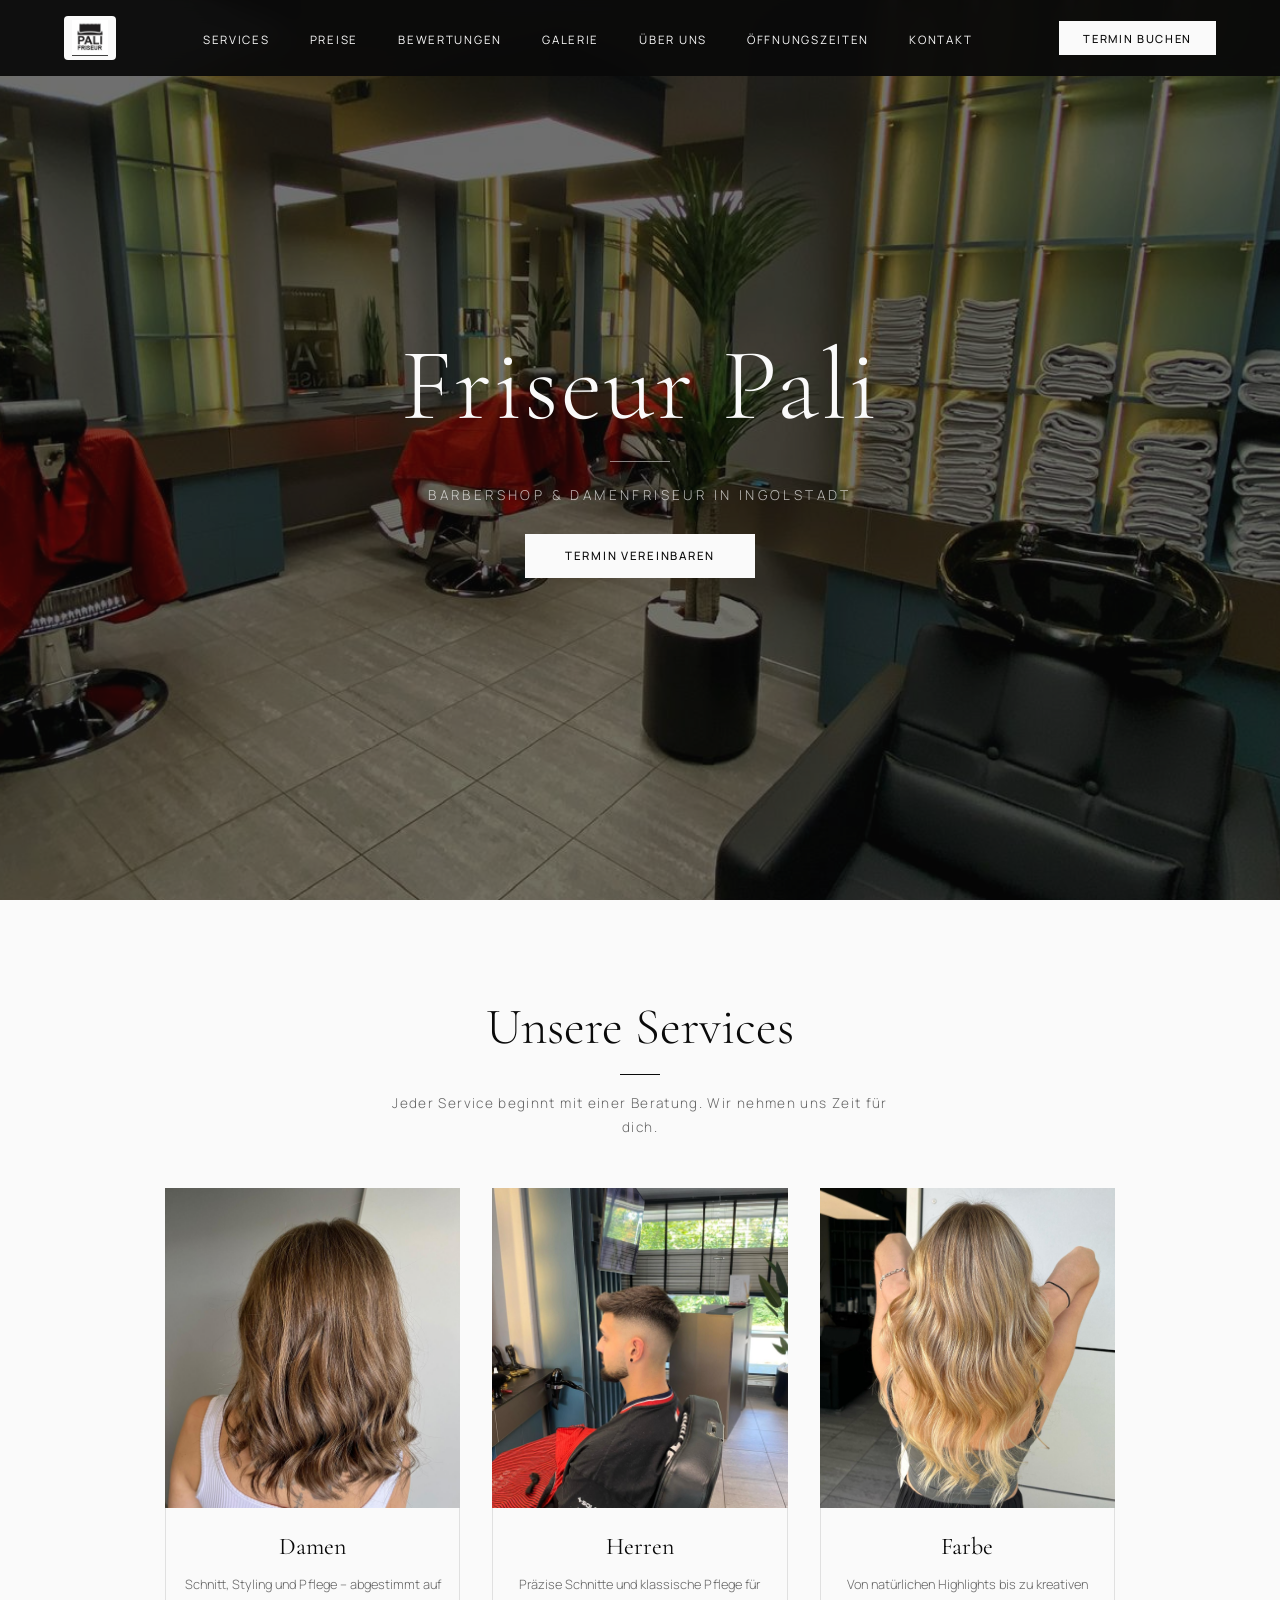
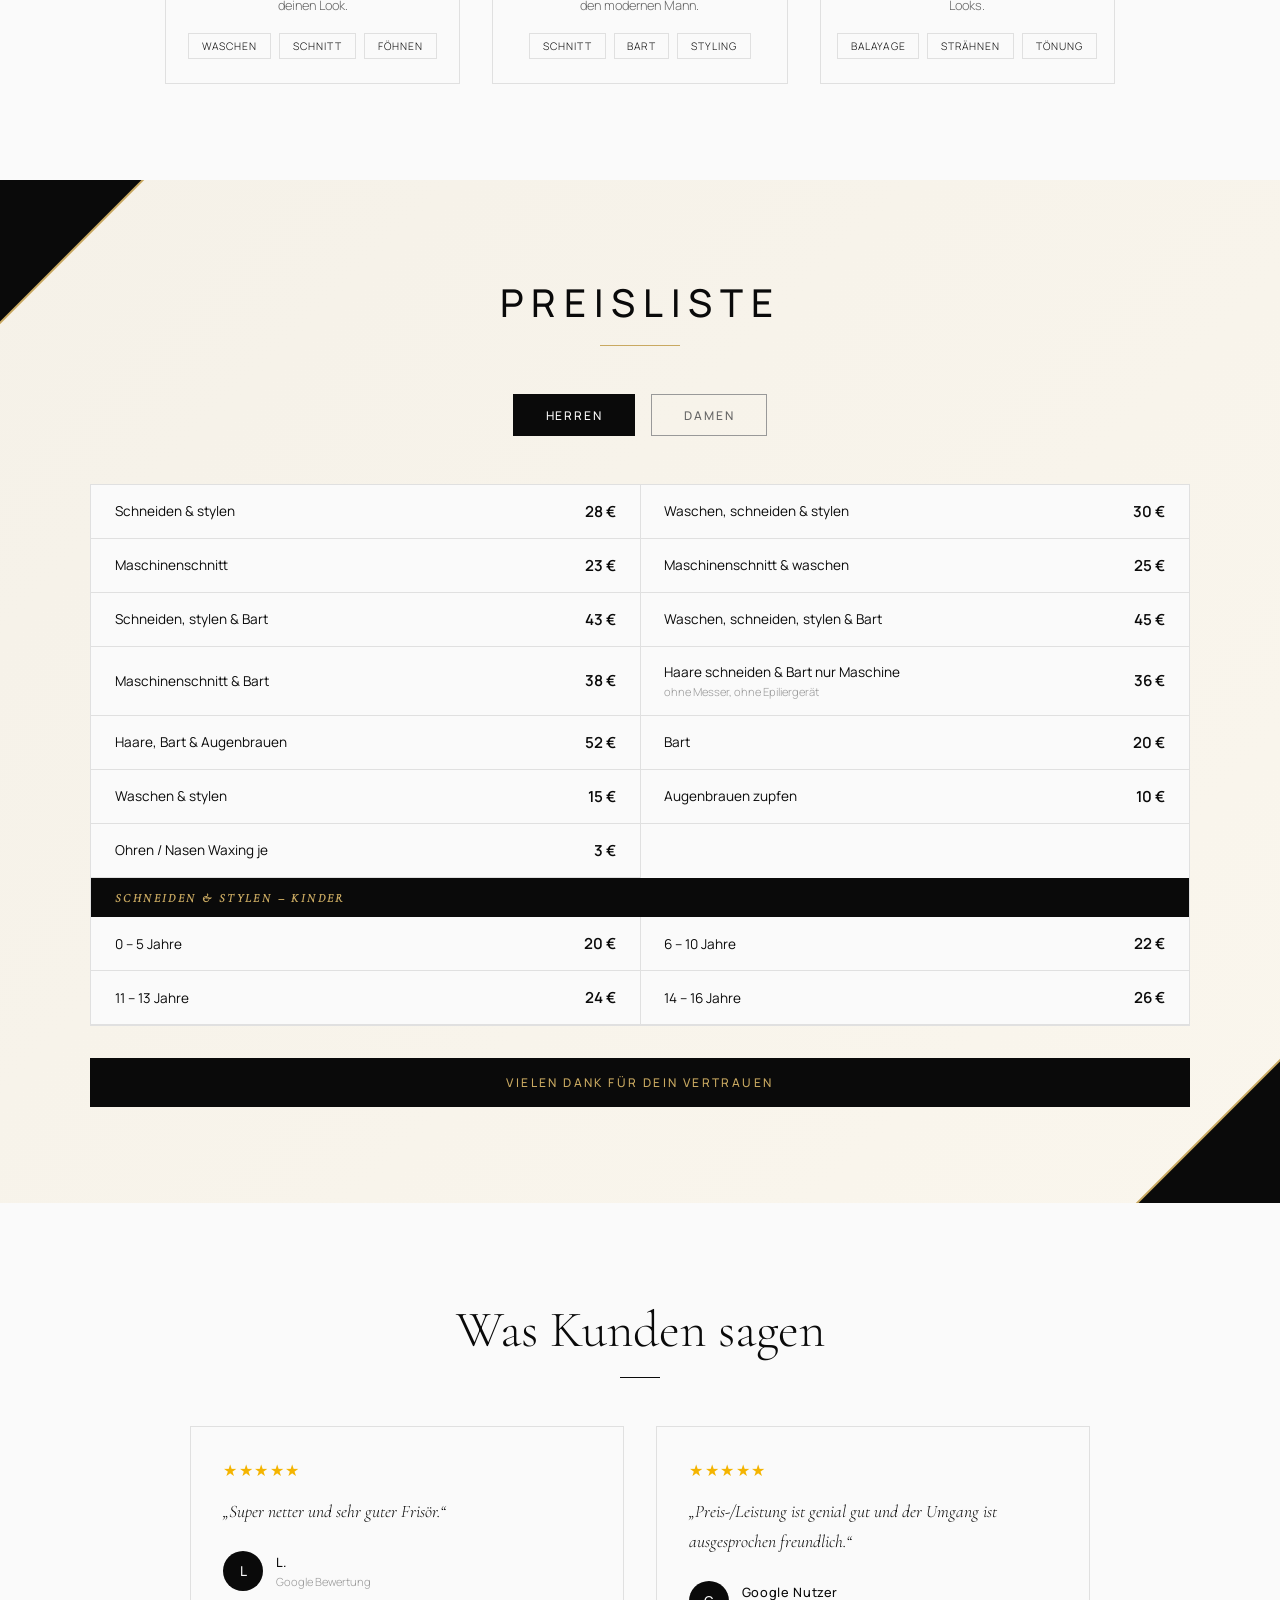
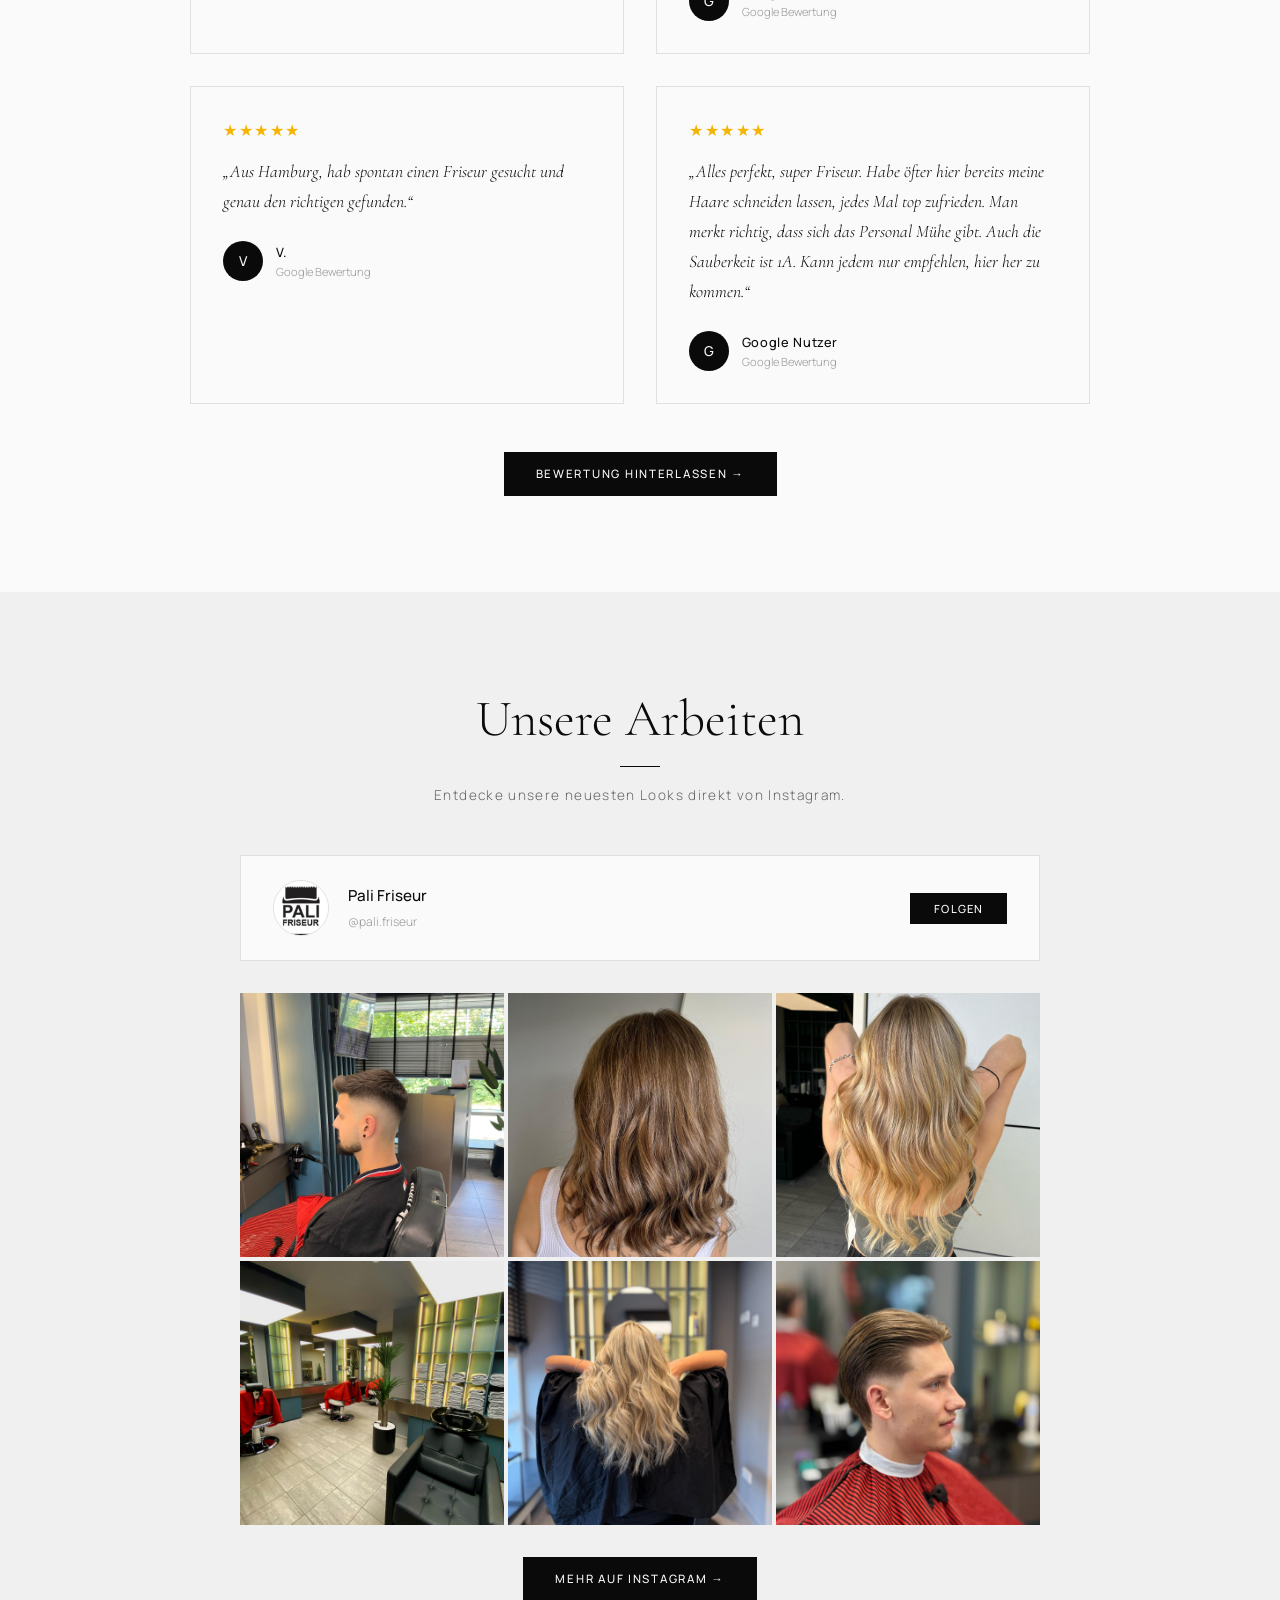
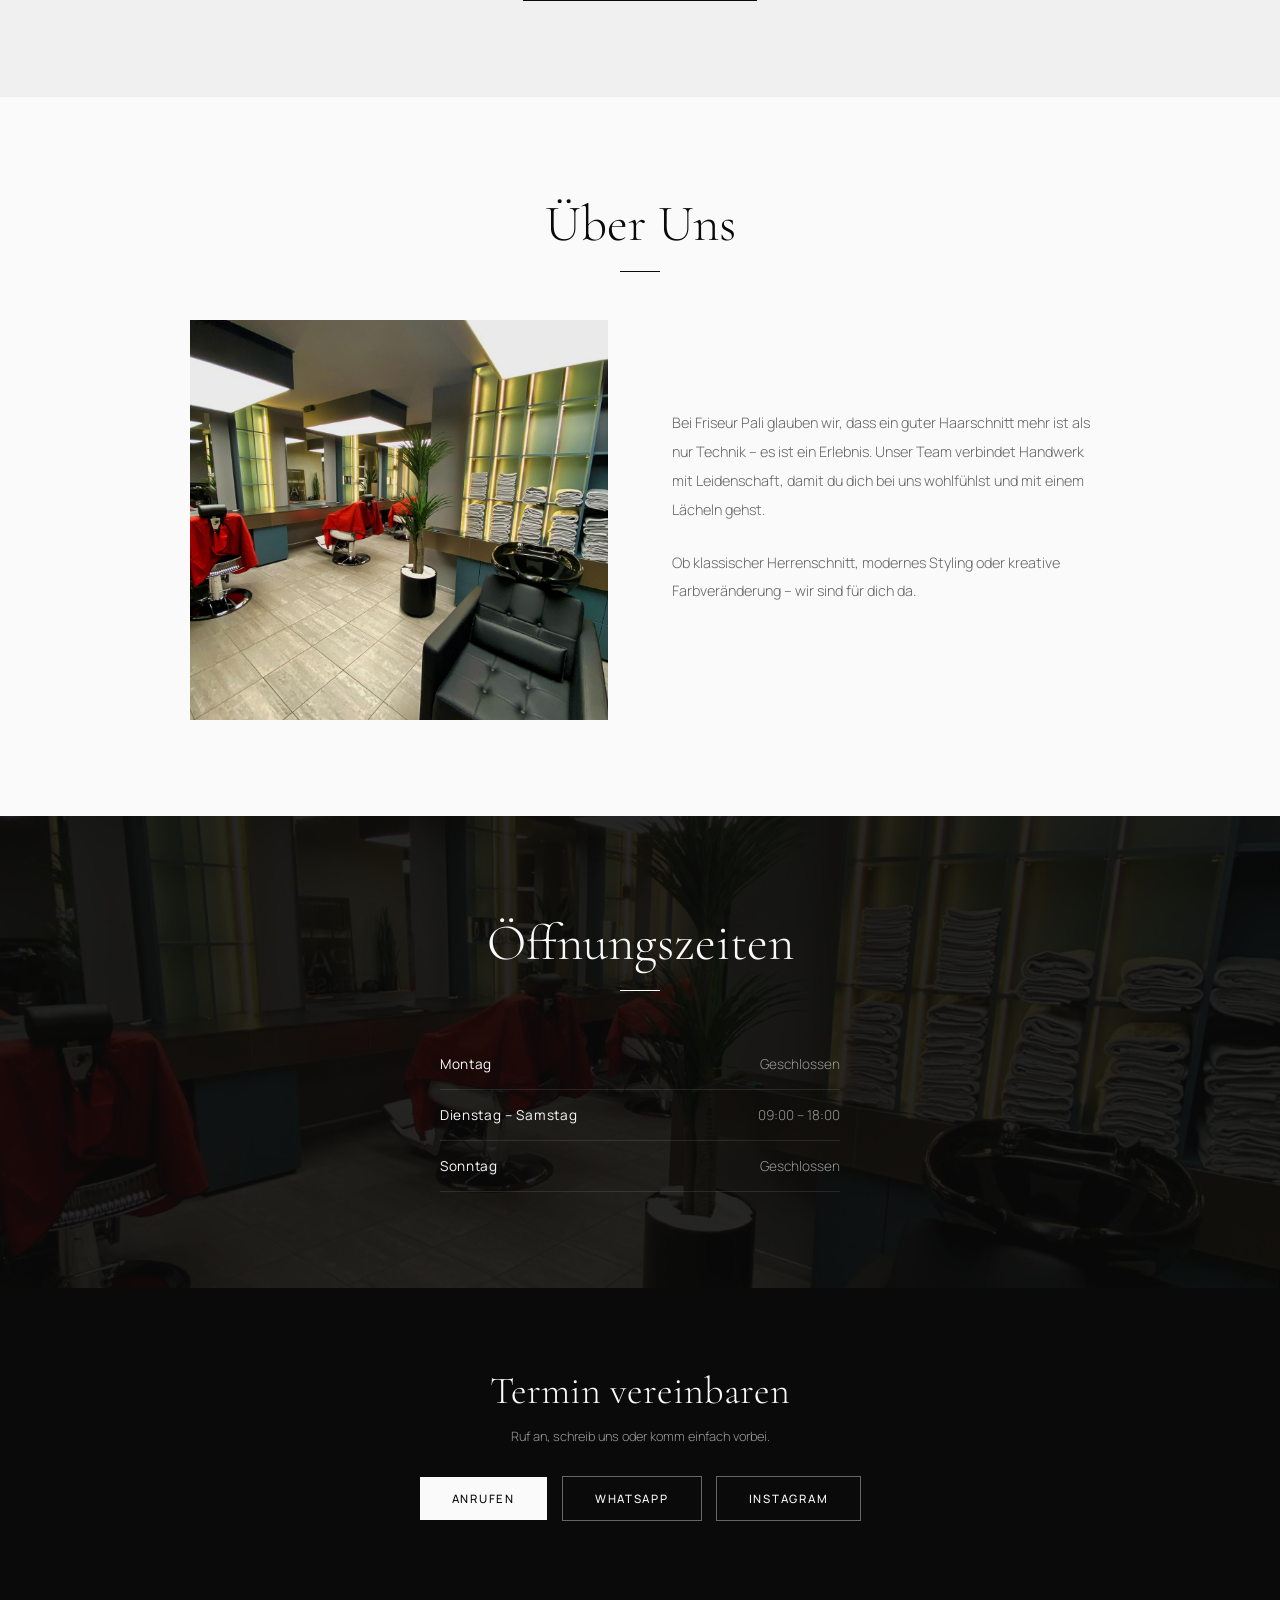
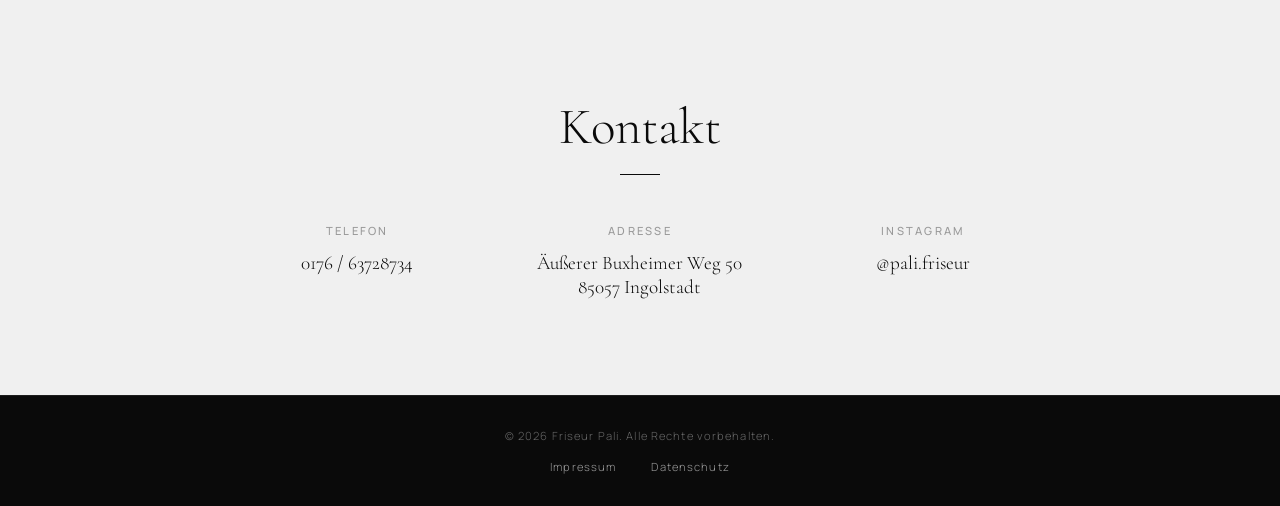
<file: index.html>
<!DOCTYPE html>
<html lang="de">
<head>
  <meta charset="UTF-8">
  <meta name="viewport" content="width=device-width, initial-scale=1.0">
  <title>Friseur Pali – Barbershop & Damenfriseur in Ingolstadt</title>
  <meta name="description" content="Friseur Pali – Ihr Barbershop & Damenfriseur in Ingolstadt. Haarschnitte, Styling, Farbe & Bartpflege. Termin vereinbaren: 0176/63728734">
  <meta name="google-site-verification" content="SzxD8LN2hchojvJh5h3kL7DogZQliA0Rft6i_hQfP0A" />
  <link rel="icon" type="image/png" href="image.png">
  <link rel="apple-touch-icon" href="image.png">
  <link rel="preload" href="fonts/manrope.woff2" as="font" type="font/woff2" crossorigin>
  <link rel="stylesheet" href="fonts/fonts.css">
  <style>
    *, *::before, *::after { margin: 0; padding: 0; box-sizing: border-box; }

    :root {
      --black: #0a0a0a;
      --white: #fafafa;
      --gray-100: #f0f0f0;
      --gray-200: #e0e0e0;
      --gray-400: #999;
      --gray-600: #666;
      --gold: #c9a961;
      --gold-light: #e4c98b;
      --font-display: 'Cormorant Garamond', serif;
      --font-body: 'Manrope', sans-serif;
    }

    html { scroll-behavior: smooth; scroll-padding-top: 76px; }

    body {
      font-family: var(--font-body);
      background: var(--white);
      color: var(--black);
      font-weight: 300;
      overflow-x: hidden;
    }

    /*  NAV  */
    nav {
      position: fixed;
      top: 0; left: 0; right: 0;
      z-index: 100;
      display: flex;
      justify-content: space-between;
      align-items: center;
      padding: 1rem 4rem;
      background: rgba(10,10,10,0.95);
      backdrop-filter: blur(10px);
    }

    .nav-logo {
      display: flex;
      align-items: center;
      text-decoration: none;
    }

    .nav-logo-img {
      height: 44px;
      width: auto;
      background: var(--white);
      padding: 4px 8px;
      border-radius: 4px;
    }

    .nav-links {
      display: flex;
      gap: 2.5rem;
      list-style: none;
    }

    .nav-links a {
      color: var(--white);
      text-decoration: none;
      font-size: 0.72rem;
      letter-spacing: 0.15em;
      text-transform: uppercase;
      font-weight: 400;
      position: relative;
      transition: opacity 0.3s;
    }

    .nav-links a::after {
      content: '';
      position: absolute;
      bottom: -4px; left: 0;
      width: 0; height: 1px;
      background: var(--white);
      transition: width 0.3s;
    }

    .nav-links a:hover::after { width: 100%; }
    .nav-links a:hover { opacity: 0.8; }

    .nav-cta {
      color: var(--black) !important;
      background: var(--white);
      padding: 0.6rem 1.5rem;
      font-size: 0.7rem !important;
      letter-spacing: 0.15em;
      text-transform: uppercase;
      text-decoration: none;
      font-family: var(--font-body);
      font-weight: 500;
      transition: background 0.3s, color 0.3s, outline 0.3s;
    }

    .nav-cta:hover {
      background: transparent;
      color: var(--white) !important;
      outline: 1px solid var(--white);
    }

    .hamburger {
      display: none;
      flex-direction: column;
      gap: 5px;
      cursor: pointer;
      z-index: 200;
      background: none;
      border: none;
    }
    .hamburger span {
      width: 24px; height: 1.5px;
      background: var(--white);
      transition: 0.3s;
    }

    /*  HERO  */
    .hero {
      height: 100vh;
      height: 100svh;
      display: flex;
      flex-direction: column;
      justify-content: center;
      align-items: center;
      text-align: center;
      color: var(--white);
      position: relative;
      overflow: hidden;
      background: var(--black);
    }

    .hero-bg {
      position: absolute;
      inset: 0;
      background-image: url('salon.jpeg');
      background-size: cover;
      background-position: center;
      background-repeat: no-repeat;
      opacity: 0.45;
      transform: scale(1.05);
      animation: heroZoom 20s ease-in-out infinite alternate;
    }

    @keyframes heroZoom {
      0% { transform: scale(1.05); }
      100% { transform: scale(1.12); }
    }

    .hero-content { position: relative; z-index: 1; }

    .hero h1 {
      font-family: var(--font-display);
      font-size: clamp(3.5rem, 8vw, 8rem);
      font-weight: 300;
      letter-spacing: 0.02em;
      line-height: 1;
      margin-bottom: 1.5rem;
      animation: fadeUp 1s ease-out;
    }

    .hero-line {
      width: 60px; height: 1px;
      background: rgba(255,255,255,0.5);
      margin: 0 auto 1.5rem;
      animation: fadeUp 1s ease-out 0.2s both;
    }

    .hero p {
      font-size: 0.85rem;
      letter-spacing: 0.25em;
      text-transform: uppercase;
      color: rgba(255,255,255,0.7);
      font-weight: 300;
      animation: fadeUp 1s ease-out 0.4s both;
    }

    .hero-cta {
      margin-top: 2.5rem;
      animation: fadeUp 1s ease-out 0.6s both;
    }

    .hero-cta a {
      padding: 0.9rem 2.5rem;
      background: var(--white);
      color: var(--black);
      font-size: 0.72rem;
      letter-spacing: 0.15em;
      text-transform: uppercase;
      text-decoration: none;
      font-family: var(--font-body);
      font-weight: 500;
      transition: all 0.3s;
    }

    .hero-cta a:hover {
      background: transparent;
      color: var(--white);
      outline: 1px solid var(--white);
    }

    @keyframes fadeUp {
      from { opacity: 0; transform: translateY(30px); }
      to { opacity: 1; transform: translateY(0); }
    }

    /*  SECTIONS  */
    section { padding: 6rem 4rem; }

    .section-title {
      font-family: var(--font-display);
      font-size: clamp(2rem, 4vw, 3.5rem);
      font-weight: 300;
      text-align: center;
      margin-bottom: 1rem;
    }

    .section-line {
      width: 40px; height: 1px;
      background: var(--black);
      margin: 0 auto 3rem;
    }

    /*  SERVICES  */
    #services { background: var(--white); }

    .services-subtitle {
      text-align: center;
      color: var(--gray-600);
      font-size: 0.85rem;
      letter-spacing: 0.1em;
      max-width: 500px;
      margin: -2rem auto 3rem;
      line-height: 1.8;
    }

    .services-grid {
      display: grid;
      grid-template-columns: repeat(auto-fit, minmax(280px, 1fr));
      gap: 2rem;
      max-width: 950px;
      margin: 0 auto;
    }

    .service-card {
      text-align: center;
      transition: transform 0.4s;
      overflow: hidden;
    }

    .service-card:hover { transform: translateY(-6px); }

    .service-img {
      width: 100%;
      height: 320px;
      object-fit: cover;
      display: block;
      transition: filter 0.4s;
    }

    .service-card-body {
      padding: 1.5rem 1rem;
      border: 1px solid var(--gray-200);
      border-top: none;
    }

    .service-card h3 {
      font-family: var(--font-display);
      font-size: 1.5rem;
      font-weight: 400;
      margin-bottom: 0.8rem;
    }

    .service-card p {
      font-size: 0.8rem;
      color: var(--gray-600);
      line-height: 1.7;
      margin-bottom: 1rem;
    }

    .service-tags {
      display: flex;
      gap: 0.5rem;
      justify-content: center;
      flex-wrap: wrap;
    }

    .service-tags span {
      font-size: 0.65rem;
      letter-spacing: 0.1em;
      text-transform: uppercase;
      padding: 0.3rem 0.8rem;
      border: 1px solid var(--gray-200);
    }

    /*  PRICES  */
    #prices {
      background: linear-gradient(135deg, #f5f1e8 0%, #faf6ed 100%);
      position: relative;
      overflow: hidden;
    }

    #prices::before, #prices::after {
      content: '';
      position: absolute;
      width: 200px; height: 200px;
      background: var(--black);
      z-index: 0;
    }

    #prices::before {
      top: -100px; left: -100px;
      transform: rotate(45deg);
      box-shadow: 0 0 0 2px var(--gold);
    }

    #prices::after {
      bottom: -100px; right: -100px;
      transform: rotate(45deg);
      box-shadow: 0 0 0 2px var(--gold);
    }

    .prices-wrapper {
      max-width: 1100px;
      margin: 0 auto;
      position: relative;
      z-index: 1;
    }

    #prices .section-title {
      letter-spacing: 0.2em;
      font-family: var(--font-body);
      font-weight: 500;
      font-size: clamp(1.6rem, 3vw, 2.5rem);
      text-transform: uppercase;
    }

    #prices .section-line {
      background: var(--gold);
      width: 80px;
      height: 1.5px;
    }

    .price-tabs {
      display: flex;
      justify-content: center;
      gap: 1rem;
      margin-bottom: 3rem;
      flex-wrap: wrap;
    }

    .price-tab {
      padding: 0.7rem 2rem;
      background: transparent;
      border: 1px solid var(--gray-400);
      color: var(--gray-600);
      font-size: 0.75rem;
      letter-spacing: 0.15em;
      text-transform: uppercase;
      font-family: var(--font-body);
      font-weight: 500;
      cursor: pointer;
      transition: all 0.3s;
    }

    .price-tab.active {
      background: var(--black);
      border-color: var(--black);
      color: var(--white);
    }

    .price-tab:hover:not(.active) { border-color: var(--black); color: var(--black); }

    .price-list { display: none; }
    .price-list.active { display: block; }

    .price-grid {
      display: grid;
      grid-template-columns: 1fr 1fr;
      gap: 0;
      background: var(--white);
      border: 1px solid var(--gray-200);
    }

    .price-row {
      display: flex;
      justify-content: space-between;
      align-items: center;
      padding: 1rem 1.5rem;
      border-bottom: 1px solid var(--gray-200);
      gap: 1rem;
    }

    .price-row { box-shadow: 1px 0 0 var(--gray-200); }

    .price-row .label {
      flex: 1;
      font-size: 0.85rem;
      color: var(--black);
      font-weight: 400;
    }

    .price-row .label small {
      display: block;
      font-size: 0.7rem;
      color: var(--gray-400);
      font-weight: 300;
      margin-top: 0.2rem;
    }

    .price-row .price {
      font-size: 0.95rem;
      font-weight: 600;
      color: var(--black);
      white-space: nowrap;
    }

    .price-section-header {
      grid-column: 1 / -1;
      background: var(--black);
      color: var(--gold);
      padding: 0.8rem 1.5rem;
      font-size: 0.75rem;
      letter-spacing: 0.2em;
      text-transform: uppercase;
      font-weight: 600;
      font-family: var(--font-display);
      font-style: italic;
    }

    .price-note {
      text-align: center;
      margin-top: 1.5rem;
      font-size: 0.75rem;
      color: var(--gray-600);
      font-style: italic;
      max-width: 700px;
      margin-left: auto;
      margin-right: auto;
      line-height: 1.7;
    }

    .price-thanks {
      text-align: center;
      margin-top: 2rem;
      padding: 1rem;
      background: var(--black);
      color: var(--gold);
      font-size: 0.75rem;
      letter-spacing: 0.2em;
      text-transform: uppercase;
      font-weight: 500;
    }

    /*  REVIEWS  */
    #reviews { background: var(--white); }

    .reviews-grid {
      display: grid;
      grid-template-columns: repeat(2, 1fr);
      gap: 2rem;
      max-width: 900px;
      margin: 0 auto;
    }

    .review-card {
      padding: 2rem;
      border: 1px solid var(--gray-200);
      position: relative;
      transition: transform 0.3s, box-shadow 0.3s;
    }

    .review-card:hover {
      transform: translateY(-4px);
      box-shadow: 0 10px 30px rgba(0,0,0,0.08);
    }

    .review-stars {
      color: #f4b400;
      font-size: 1rem;
      letter-spacing: 0.1em;
      margin-bottom: 1rem;
    }

    .review-text {
      font-family: var(--font-display);
      font-size: 1.1rem;
      font-style: italic;
      line-height: 1.7;
      color: var(--black);
      margin-bottom: 1.5rem;
    }

    .review-author {
      display: flex;
      align-items: center;
      gap: 0.8rem;
    }

    .review-avatar {
      width: 40px; height: 40px;
      border-radius: 50%;
      background: var(--black);
      display: flex;
      align-items: center;
      justify-content: center;
      color: var(--white);
      font-size: 0.85rem;
      font-weight: 500;
      flex-shrink: 0;
    }

    .review-name {
      font-size: 0.8rem;
      font-weight: 500;
      letter-spacing: 0.05em;
    }

    .review-source {
      font-size: 0.7rem;
      color: var(--gray-400);
      margin-top: 0.2rem;
    }

    .reviews-cta {
      text-align: center;
      margin-top: 3rem;
    }

    .reviews-cta a {
      display: inline-flex;
      align-items: center;
      gap: 0.5rem;
      padding: 0.9rem 2rem;
      background: var(--black);
      color: var(--white);
      font-size: 0.72rem;
      letter-spacing: 0.15em;
      text-transform: uppercase;
      text-decoration: none;
      font-family: var(--font-body);
      font-weight: 500;
      transition: opacity 0.3s;
    }

    .reviews-cta a:hover { opacity: 0.8; }

    /*  GALLERY  */
    #gallery { background: var(--gray-100); }

    .gallery-subtitle {
      text-align: center;
      color: var(--gray-600);
      font-size: 0.85rem;
      letter-spacing: 0.1em;
      max-width: 500px;
      margin: -2rem auto 3rem;
      line-height: 1.8;
    }

    .insta-embed {
      max-width: 800px;
      margin: 0 auto;
      text-align: center;
    }

    .insta-profile {
      display: flex;
      align-items: center;
      gap: 1.2rem;
      padding: 1.5rem 2rem;
      background: var(--white);
      border: 1px solid var(--gray-200);
      margin-bottom: 2rem;
      text-decoration: none;
      color: var(--black);
      transition: border-color 0.3s;
    }

    .insta-profile:hover { border-color: var(--black); }

    .insta-avatar {
      width: 56px; height: 56px;
      border-radius: 50%;
      background: var(--white);
      border: 1px solid var(--gray-200);
      display: flex;
      align-items: center;
      justify-content: center;
      flex-shrink: 0;
      overflow: hidden;
    }

    .insta-avatar img {
      width: 100%; height: 100%;
      object-fit: cover;
    }

    .insta-info { text-align: left; }

    .insta-info strong {
      font-size: 0.95rem;
      font-weight: 500;
      display: block;
      margin-bottom: 0.2rem;
    }

    .insta-info span {
      font-size: 0.75rem;
      color: var(--gray-400);
    }

    .insta-follow {
      margin-left: auto;
      padding: 0.5rem 1.5rem;
      background: var(--black);
      color: var(--white);
      font-size: 0.7rem;
      letter-spacing: 0.1em;
      text-transform: uppercase;
      font-family: var(--font-body);
      font-weight: 500;
    }

    .insta-grid {
      display: grid;
      grid-template-columns: repeat(3, 1fr);
      gap: 4px;
    }

    .insta-grid-item {
      aspect-ratio: 1;
      display: block;
      overflow: hidden;
      transition: opacity 0.3s;
    }

    .insta-grid-item img {
      width: 100%; height: 100%;
      object-fit: cover;
      transition: transform 0.4s;
    }

    .insta-grid-item:hover img { transform: scale(1.05); }

    .insta-cta { margin-top: 2rem; }

    .insta-cta a {
      display: inline-flex;
      align-items: center;
      gap: 0.5rem;
      padding: 0.9rem 2rem;
      background: var(--black);
      color: var(--white);
      font-size: 0.72rem;
      letter-spacing: 0.15em;
      text-transform: uppercase;
      text-decoration: none;
      font-family: var(--font-body);
      font-weight: 500;
      transition: opacity 0.3s;
    }

    .insta-cta a:hover { opacity: 0.8; }

    /*  ABOUT  */
    #about { background: var(--white); }

    .about-wrapper {
      display: grid;
      grid-template-columns: 1fr 1fr;
      gap: 4rem;
      max-width: 900px;
      margin: 0 auto;
      align-items: center;
    }

    .about-img {
      width: 100%;
      height: 400px;
      object-fit: cover;
    }

    .about-text p {
      font-size: 0.9rem;
      line-height: 2;
      color: var(--gray-600);
      margin-bottom: 1.5rem;
    }

    /*  HOURS  */
    #hours {
      background: var(--black);
      color: var(--white);
      position: relative;
      overflow: hidden;
    }

    .hours-bg {
      position: absolute;
      inset: 0;
      background-image: url('salon.jpeg');
      background-size: cover;
      background-position: center;
      opacity: 0.12;
    }

    #hours .section-title,
    #hours .section-line,
    #hours .hours-grid { position: relative; z-index: 1; }

    #hours .section-line { background: var(--white); }

    .hours-grid {
      max-width: 400px;
      margin: 0 auto;
    }

    .hours-row {
      display: flex;
      justify-content: space-between;
      padding: 1rem 0;
      border-bottom: 1px solid rgba(255,255,255,0.1);
      font-size: 0.85rem;
    }

    .hours-row .day { font-weight: 400; letter-spacing: 0.05em; }
    .hours-row .time { color: var(--gray-400); }

    /*  CONTACT  */
    #contact { background: var(--gray-100); }

    .contact-grid {
      display: grid;
      grid-template-columns: repeat(auto-fit, minmax(200px, 1fr));
      gap: 3rem;
      max-width: 800px;
      margin: 0 auto;
      text-align: center;
    }

    .contact-item h4 {
      font-size: 0.7rem;
      letter-spacing: 0.2em;
      text-transform: uppercase;
      color: var(--gray-400);
      margin-bottom: 0.8rem;
      font-weight: 500;
    }

    .contact-item p, .contact-item a {
      font-family: var(--font-display);
      font-size: 1.2rem;
      color: var(--black);
      text-decoration: none;
      transition: opacity 0.3s;
    }

    .contact-item a:hover { opacity: 0.6; }

    /*  BOOKING  */
    .booking-section {
      background: var(--black);
      color: var(--white);
      text-align: center;
      padding: 5rem 4rem;
    }

    .booking-section h2 {
      font-family: var(--font-display);
      font-size: clamp(1.8rem, 3vw, 2.8rem);
      font-weight: 300;
      margin-bottom: 0.8rem;
    }

    .booking-section .booking-sub {
      color: var(--gray-400);
      font-size: 0.8rem;
      margin-bottom: 2rem;
    }

    .booking-buttons {
      display: flex;
      gap: 1rem;
      justify-content: center;
      flex-wrap: wrap;
    }

    .btn {
      display: inline-flex;
      align-items: center;
      gap: 0.5rem;
      padding: 0.9rem 2rem;
      font-size: 0.72rem;
      letter-spacing: 0.15em;
      text-transform: uppercase;
      text-decoration: none;
      font-family: var(--font-body);
      font-weight: 500;
      transition: all 0.3s;
      cursor: pointer;
      border: none;
    }

    .btn-white { background: var(--white); color: var(--black); }
    .btn-white:hover {
      background: transparent;
      color: var(--white);
      outline: 1px solid var(--white);
    }

    .btn-outline {
      background: transparent;
      color: var(--white);
      outline: 1px solid var(--gray-600);
    }
    .btn-outline:hover { outline-color: var(--white); }

    /*  FOOTER  */
    footer {
      background: var(--black);
      color: var(--gray-600);
      text-align: center;
      padding: 2rem 4rem;
      font-size: 0.7rem;
      letter-spacing: 0.1em;
      border-top: 1px solid rgba(255,255,255,0.08);
    }

    .footer-link {
      color: var(--gray-400);
      text-decoration: none;
      letter-spacing: 0.1em;
      font-size: 0.7rem;
      margin: 0 1rem;
      transition: color 0.3s;
    }
    .footer-link:hover { color: var(--white); }

    /*  SCROLL REVEAL  */
    .reveal {
      opacity: 0;
      transform: translateY(40px);
      transition: opacity 0.8s, transform 0.8s;
    }
    .reveal.visible { opacity: 1; transform: translateY(0); }

    /*  MOBILE  */
    @media (max-width: 768px) {
      nav { padding: 1rem 1.5rem; }
      .hamburger { display: flex; }
      .nav-links {
        position: fixed;
        top: 0; right: 0;
        width: 75%; height: 100vh;
        transform: translateX(100%);
        visibility: hidden;
        background: rgba(10,10,10,0.98);
        flex-direction: column;
        justify-content: center;
        align-items: center;
        gap: 2rem;
        transition: transform 0.4s, visibility 0.4s;
      }
      .nav-links.open { transform: translateX(0); visibility: visible; }
      .nav-cta { display: none; }
      section { padding: 4rem 1.5rem; }
      .booking-section { padding: 4rem 1.5rem; }
      .about-wrapper {
        grid-template-columns: 1fr;
        gap: 2rem;
      }
      .about-img { height: 280px; }
      .insta-profile { flex-wrap: wrap; gap: 0.8rem; }
      .insta-follow { margin-left: 0; }
      .price-grid { grid-template-columns: 1fr; }
      .reviews-grid { grid-template-columns: 1fr; }
    }
  </style>
</head>
<body>

  <!-- NAV -->
  <nav>
    <a href="#" class="nav-logo" aria-label="Friseur Pali – zum Seitenanfang">
      <img src="image.png" alt="Pali Friseur Logo" class="nav-logo-img">
    </a>
    <ul class="nav-links" id="navLinks">
      <li><a href="#services">Services</a></li>
      <li><a href="#prices">Preise</a></li>
      <li><a href="#reviews">Bewertungen</a></li>
      <li><a href="#gallery">Galerie</a></li>
      <li><a href="#about">Über uns</a></li>
      <li><a href="#hours">Öffnungszeiten</a></li>
      <li><a href="#contact">Kontakt</a></li>
    </ul>
    <a href="#booking" class="nav-cta">Termin buchen</a>
    <button class="hamburger" id="hamburger" aria-label="Menü öffnen" aria-expanded="false" aria-controls="navLinks">
      <span></span><span></span><span></span>
    </button>
  </nav>

  <!-- HERO -->
  <section class="hero">
    <div class="hero-bg"></div>
    <div class="hero-content">
      <h1>Friseur Pali</h1>
      <div class="hero-line"></div>
      <p>Barbershop &amp; Damenfriseur in Ingolstadt</p>
      <div class="hero-cta">
        <a href="#booking">Termin vereinbaren</a>
      </div>
    </div>
  </section>

  <!-- SERVICES -->
  <section id="services">
    <h2 class="section-title reveal">Unsere Services</h2>
    <div class="section-line reveal"></div>
    <p class="services-subtitle reveal">Jeder Service beginnt mit einer Beratung. Wir nehmen uns Zeit für dich.</p>
    <div class="services-grid">
      <div class="service-card reveal">
        <img src="damen.jpeg" alt="Damen Haarschnitt" loading="lazy" class="service-img">
        <div class="service-card-body">
          <h3>Damen</h3>
          <p>Schnitt, Styling und Pflege – abgestimmt auf deinen Look.</p>
          <div class="service-tags"><span>Waschen</span><span>Schnitt</span><span>Föhnen</span></div>
        </div>
      </div>
      <div class="service-card reveal">
        <img src="herren.jpeg" alt="Herren Haarschnitt" loading="lazy" class="service-img">
        <div class="service-card-body">
          <h3>Herren</h3>
          <p>Präzise Schnitte und klassische Pflege für den modernen Mann.</p>
          <div class="service-tags"><span>Schnitt</span><span>Bart</span><span>Styling</span></div>
        </div>
      </div>
      <div class="service-card reveal">
        <img src="farbe.jpeg" alt="Haarfarbe Balayage" loading="lazy" class="service-img">
        <div class="service-card-body">
          <h3>Farbe</h3>
          <p>Von natürlichen Highlights bis zu kreativen Looks.</p>
          <div class="service-tags"><span>Balayage</span><span>Strähnen</span><span>Tönung</span></div>
        </div>
      </div>
    </div>
  </section>

  <!-- PRICES -->
  <section id="prices">
    <div class="prices-wrapper">
      <h2 class="section-title reveal">Preisliste</h2>
      <div class="section-line reveal"></div>

      <div class="price-tabs reveal">
        <button class="price-tab active" onclick="showPrices('herren', this)">Herren</button>
        <button class="price-tab" onclick="showPrices('damen', this)">Damen</button>
      </div>

      <!-- HERREN -->
      <div class="price-list active reveal" id="herren-list">
        <div class="price-grid">
          <div class="price-row">
            <span class="label">Schneiden &amp; stylen</span>
            <span class="price">28 €</span>
          </div>
          <div class="price-row">
            <span class="label">Waschen, schneiden &amp; stylen</span>
            <span class="price">30 €</span>
          </div>
          <div class="price-row">
            <span class="label">Maschinenschnitt</span>
            <span class="price">23 €</span>
          </div>
          <div class="price-row">
            <span class="label">Maschinenschnitt &amp; waschen</span>
            <span class="price">25 €</span>
          </div>
          <div class="price-row">
            <span class="label">Schneiden, stylen &amp; Bart</span>
            <span class="price">43 €</span>
          </div>
          <div class="price-row">
            <span class="label">Waschen, schneiden, stylen &amp; Bart</span>
            <span class="price">45 €</span>
          </div>
          <div class="price-row">
            <span class="label">Maschinenschnitt &amp; Bart</span>
            <span class="price">38 €</span>
          </div>
          <div class="price-row">
            <span class="label">Haare schneiden &amp; Bart nur Maschine<small>ohne Messer, ohne Epiliergerät</small></span>
            <span class="price">36 €</span>
          </div>
          <div class="price-row">
            <span class="label">Haare, Bart &amp; Augenbrauen</span>
            <span class="price">52 €</span>
          </div>
          <div class="price-row">
            <span class="label">Bart</span>
            <span class="price">20 €</span>
          </div>
          <div class="price-row">
            <span class="label">Waschen &amp; stylen</span>
            <span class="price">15 €</span>
          </div>
          <div class="price-row">
            <span class="label">Augenbrauen zupfen</span>
            <span class="price">10 €</span>
          </div>
          <div class="price-row">
            <span class="label">Ohren / Nasen Waxing je</span>
            <span class="price">3 €</span>
          </div>
          <div class="price-section-header">Schneiden &amp; Stylen – Kinder</div>
          <div class="price-row">
            <span class="label">0 – 5 Jahre</span>
            <span class="price">20 €</span>
          </div>
          <div class="price-row">
            <span class="label">6 – 10 Jahre</span>
            <span class="price">22 €</span>
          </div>
          <div class="price-row">
            <span class="label">11 – 13 Jahre</span>
            <span class="price">24 €</span>
          </div>
          <div class="price-row">
            <span class="label">14 – 16 Jahre</span>
            <span class="price">26 €</span>
          </div>
        </div>
        <div class="price-thanks">Vielen Dank für dein Vertrauen</div>
      </div>

      <!-- DAMEN -->
      <div class="price-list reveal" id="damen-list">
        <div class="price-grid">
          <div class="price-section-header">Haarschnitt</div>
          <div class="price-row">
            <span class="label">Nur Schneiden<small>je nach Ausgangslänge</small></span>
            <span class="price">ab 30 €</span>
          </div>
          <div class="price-row">
            <span class="label">Waschen / Schneiden / Föhnen – Kurz</span>
            <span class="price">ab 40 €</span>
          </div>
          <div class="price-row">
            <span class="label">Waschen / Schneiden / Föhnen – Mittel</span>
            <span class="price">ab 50 €</span>
          </div>
          <div class="price-row">
            <span class="label">Waschen / Schneiden / Föhnen – Lang</span>
            <span class="price">ab 60 €</span>
          </div>
          <div class="price-row">
            <span class="label">Pony schneiden</span>
            <span class="price">5 €</span>
          </div>
          <div class="price-row">
            <span class="label">Splissschnitt</span>
            <span class="price">15 €</span>
          </div>

          <div class="price-section-header">Farbe</div>
          <div class="price-row">
            <span class="label">Ansatz</span>
            <span class="price">45 €</span>
          </div>
          <div class="price-row">
            <span class="label">Längenausgleich</span>
            <span class="price">55 €</span>
          </div>

          <div class="price-section-header">Strähnen</div>
          <div class="price-row">
            <span class="label">Oberkopf</span>
            <span class="price">ab 50 €</span>
          </div>
          <div class="price-row">
            <span class="label">Ganzer Kopf</span>
            <span class="price">ab 95 €</span>
          </div>

          <div class="price-section-header">Balayage Paket</div>
          <div class="price-row">
            <span class="label">Technik, Glossing, Spezialpflege, Schnitt &amp; Styling<small>je nach Beratung</small></span>
            <span class="price">ab 200 €</span>
          </div>

          <div class="price-section-header">Tönung</div>
          <div class="price-row">
            <span class="label">Längenausgleich</span>
            <span class="price">ab 45 €</span>
          </div>
          <div class="price-row">
            <span class="label">Rückpigmentierung</span>
            <span class="price">ab 90 €</span>
          </div>

          <div class="price-section-header">Dauerwelle</div>
          <div class="price-row">
            <span class="label">Damen</span>
            <span class="price">ab 60 €</span>
          </div>
          <div class="price-row">
            <span class="label">Damen lang</span>
            <span class="price">ab 105 €</span>
          </div>
          <div class="price-row">
            <span class="label">Herren</span>
            <span class="price">ab 50 €</span>
          </div>
          <div class="price-row">
            <span class="label">Ganzer Kopf</span>
            <span class="price">70 €</span>
          </div>

          <div class="price-section-header">Hochsteckfrisuren</div>
          <div class="price-row">
            <span class="label">Individuelle Hochsteckfrisur<small>je nach Aufwand</small></span>
            <span class="price">ab 50 €</span>
          </div>
          <div class="price-row">
            <span class="label">Probestecken</span>
            <span class="price">ab 50 €</span>
          </div>
          <div class="price-row">
            <span class="label">Flechten</span>
            <span class="price">ab 30 €</span>
          </div>

          <div class="price-section-header">Service</div>
          <div class="price-row">
            <span class="label">Augenbrauen zupfen</span>
            <span class="price">10 €</span>
          </div>
          <div class="price-row">
            <span class="label">Augenbrauen färben</span>
            <span class="price">12 €</span>
          </div>
          <div class="price-row">
            <span class="label">Wimpern färben</span>
            <span class="price">12 €</span>
          </div>
          <div class="price-row">
            <span class="label">Wimpernlifting</span>
            <span class="price">ca. 45 €</span>
          </div>
          <div class="price-row">
            <span class="label">Gesicht mit Faden</span>
            <span class="price">ab 5 €</span>
          </div>

          <div class="price-section-header">Extensions</div>
          <div class="price-row">
            <span class="label">Hochsetzen pro Sandwich</span>
            <span class="price">4,50 €</span>
          </div>

          <div class="price-section-header">Kinder Haarschnitt (Mädchen)</div>
          <div class="price-row">
            <span class="label">0 – 5 Jahre</span>
            <span class="price">ab 18 €</span>
          </div>
          <div class="price-row">
            <span class="label">6 – 10 Jahre</span>
            <span class="price">ab 22 €</span>
          </div>
          <div class="price-row">
            <span class="label">11 – 16 Jahre</span>
            <span class="price">ab 24 €</span>
          </div>
        </div>
        <p class="price-note">Alle Preise verstehen sich ab – je nach Aufwand und Haarlänge. Für längeres und dickeres Haar wird ein Aufpreis berechnet.</p>
      </div>
    </div>
  </section>

  <!-- REVIEWS -->
  <section id="reviews">
    <h2 class="section-title reveal">Was Kunden sagen</h2>
    <div class="section-line reveal"></div>
    <div class="reviews-grid">
      <div class="review-card reveal">
        <div class="review-stars">★★★★★</div>
        <p class="review-text">„Super netter und sehr guter Frisör.“</p>
        <div class="review-author">
          <div class="review-avatar">L</div>
          <div>
            <div class="review-name">L.</div>
            <div class="review-source">Google Bewertung</div>
          </div>
        </div>
      </div>
      <div class="review-card reveal">
        <div class="review-stars">★★★★★</div>
        <p class="review-text">„Preis-/Leistung ist genial gut und der Umgang ist ausgesprochen freundlich.“</p>
        <div class="review-author">
          <div class="review-avatar">G</div>
          <div>
            <div class="review-name">Google Nutzer</div>
            <div class="review-source">Google Bewertung</div>
          </div>
        </div>
      </div>
      <div class="review-card reveal">
        <div class="review-stars">★★★★★</div>
        <p class="review-text">„Aus Hamburg, hab spontan einen Friseur gesucht und genau den richtigen gefunden.“</p>
        <div class="review-author">
          <div class="review-avatar">V</div>
          <div>
            <div class="review-name">V.</div>
            <div class="review-source">Google Bewertung</div>
          </div>
        </div>
      </div>
      <div class="review-card reveal">
        <div class="review-stars">★★★★★</div>
        <p class="review-text">„Alles perfekt, super Friseur. Habe öfter hier bereits meine Haare schneiden lassen, jedes Mal top zufrieden. Man merkt richtig, dass sich das Personal Mühe gibt. Auch die Sauberkeit ist 1A. Kann jedem nur empfehlen, hier her zu kommen.“</p>
        <div class="review-author">
          <div class="review-avatar">G</div>
          <div>
            <div class="review-name">Google Nutzer</div>
            <div class="review-source">Google Bewertung</div>
          </div>
        </div>
      </div>
    </div>
    <div class="reviews-cta reveal">
      <a href="https://maps.app.goo.gl/Wamcm5dPCNEsefhC9" target="_blank" rel="noopener">Bewertung hinterlassen →</a>
    </div>
  </section>

  <!-- GALLERY -->
  <section id="gallery">
    <h2 class="section-title reveal">Unsere Arbeiten</h2>
    <div class="section-line reveal"></div>
    <p class="gallery-subtitle reveal">Entdecke unsere neuesten Looks direkt von Instagram.</p>
    <div class="insta-embed reveal">
      <a href="https://instagram.com/pali.friseur" target="_blank" rel="noopener" class="insta-profile">
        <div class="insta-avatar"><img src="image.png" alt="Pali Friseur"></div>
        <div class="insta-info">
          <strong>Pali Friseur</strong>
          <span>@pali.friseur</span>
        </div>
        <span class="insta-follow">Folgen</span>
      </a>
      <div class="insta-grid">
        <a href="https://instagram.com/pali.friseur" target="_blank" rel="noopener" class="insta-grid-item"><img loading="lazy" src="herren.jpeg" alt="Herrenschnitt"></a>
        <a href="https://instagram.com/pali.friseur" target="_blank" rel="noopener" class="insta-grid-item"><img loading="lazy" src="damen.jpeg" alt="Damenschnitt"></a>
        <a href="https://instagram.com/pali.friseur" target="_blank" rel="noopener" class="insta-grid-item"><img loading="lazy" src="farbe.jpeg" alt="Haarfarbe"></a>
        <a href="https://instagram.com/pali.friseur" target="_blank" rel="noopener" class="insta-grid-item"><img loading="lazy" src="salon.jpeg" alt="Salon"></a>
        <a href="https://instagram.com/pali.friseur" target="_blank" rel="noopener" class="insta-grid-item"><img loading="lazy" src="damen2.jpeg" alt="Damenschnitt"></a>
        <a href="https://instagram.com/pali.friseur" target="_blank" rel="noopener" class="insta-grid-item"><img loading="lazy" src="herren2.jpeg" alt="Herrenschnitt"></a>
      </div>
      <div class="insta-cta">
        <a href="https://instagram.com/pali.friseur" target="_blank" rel="noopener">Mehr auf Instagram →</a>
      </div>
    </div>
  </section>

  <!-- ABOUT -->
  <section id="about">
    <h2 class="section-title reveal">Über Uns</h2>
    <div class="section-line reveal"></div>
    <div class="about-wrapper reveal">
      <img src="salon.jpeg" alt="Pali Friseur Salon" loading="lazy" class="about-img">
      <div class="about-text">
        <p>Bei Friseur Pali glauben wir, dass ein guter Haarschnitt mehr ist als nur Technik – es ist ein Erlebnis. Unser Team verbindet Handwerk mit Leidenschaft, damit du dich bei uns wohlfühlst und mit einem Lächeln gehst.</p>
        <p>Ob klassischer Herrenschnitt, modernes Styling oder kreative Farbveränderung – wir sind für dich da.</p>
      </div>
    </div>
  </section>

  <!-- HOURS -->
  <section id="hours">
    <div class="hours-bg"></div>
    <h2 class="section-title reveal">Öffnungszeiten</h2>
    <div class="section-line reveal"></div>
    <div class="hours-grid reveal">
      <div class="hours-row"><span class="day">Montag</span><span class="time">Geschlossen</span></div>
      <div class="hours-row"><span class="day">Dienstag – Samstag</span><span class="time">09:00 – 18:00</span></div>
      <div class="hours-row"><span class="day">Sonntag</span><span class="time">Geschlossen</span></div>
    </div>
  </section>

  <!-- BOOKING -->
  <section class="booking-section" id="booking">
    <h2 class="reveal">Termin vereinbaren</h2>
    <p class="booking-sub reveal">Ruf an, schreib uns oder komm einfach vorbei.</p>
    <div class="booking-buttons reveal">
      <a href="tel:+4917663728734" class="btn btn-white">Anrufen</a>
      <a href="https://wa.me/4917663728734" target="_blank" rel="noopener" class="btn btn-outline">WhatsApp</a>
      <a href="https://instagram.com/pali.friseur" target="_blank" rel="noopener" class="btn btn-outline">Instagram</a>
    </div>
  </section>

  <!-- CONTACT -->
  <section id="contact">
    <h2 class="section-title reveal">Kontakt</h2>
    <div class="section-line reveal"></div>
    <div class="contact-grid reveal">
      <div class="contact-item">
        <h4>Telefon</h4>
        <a href="tel:+4917663728734">0176 / 63728734</a>
      </div>
      <div class="contact-item">
        <h4>Adresse</h4>
        <a href="https://maps.app.goo.gl/Wamcm5dPCNEsefhC9" target="_blank" rel="noopener">Äußerer Buxheimer Weg 50<br>85057 Ingolstadt</a>
      </div>
      <div class="contact-item">
        <h4>Instagram</h4>
        <a href="https://instagram.com/pali.friseur" target="_blank" rel="noopener">@pali.friseur</a>
      </div>
    </div>
  </section>

  <!-- FOOTER -->
  <footer>
    <div style="margin-bottom: 1rem;">
      &copy; 2026 Friseur Pali. Alle Rechte vorbehalten.
    </div>
    <a href="#impressum" class="footer-link" onclick="openModal('impressum-modal'); return false;">Impressum</a>
    <a href="#datenschutz" class="footer-link" onclick="openModal('datenschutz-modal'); return false;">Datenschutz</a>
  </footer>

  <!-- IMPRESSUM MODAL -->
  <div id="impressum-modal" role="dialog" aria-modal="true" style="display:none; position:fixed; inset:0; background:rgba(0,0,0,0.75); z-index:999; align-items:center; justify-content:center; padding:1rem;" onclick="if(event.target===this)closeModals()">
    <div style="background:#fff; max-width:680px; width:100%; max-height:85vh; overflow-y:auto; padding:3rem; position:relative;">
      <button onclick="closeModals()" aria-label="Schließen" style="position:absolute; top:1.2rem; right:1.5rem; background:none; border:none; font-size:1.8rem; cursor:pointer; color:#999; line-height:1;">&times;</button>
      <h2 style="font-family:'Cormorant Garamond',serif; font-size:2.2rem; font-weight:300; margin-bottom:1rem;">Impressum</h2>
      <div style="width:40px; height:1px; background:#0a0a0a; margin-bottom:2rem;"></div>
      <p style="font-size:0.8rem; color:#666; margin-bottom:1.5rem;">Angaben gemäß § 5 DDG</p>
      <p style="font-size:0.85rem; line-height:1.9; color:#444; margin-bottom:1.5rem;">
        <strong>Perparim Kurti</strong><br>
        Äußerer Buxheimer Weg 50<br>
        85057 Ingolstadt
      </p>
      <p style="font-size:0.85rem; line-height:1.9; color:#444; margin-bottom:1.5rem;">
        <strong>Kontakt:</strong><br>
        Telefon: 0176 / 63728734<br>
        E-Mail: <a href="mailto:friseur.pali@gmail.com" style="color:#0a0a0a;">friseur.pali@gmail.com</a>
      </p>
      <p style="font-size:0.85rem; line-height:1.9; color:#444; margin-bottom:1.5rem;">
        <strong>Verbraucherstreitbeilegung / Universalschlichtungsstelle</strong><br>
        Wir nehmen nicht an Streitbeilegungsverfahren vor einer Verbraucherschlichtungsstelle teil und sind dazu auch nicht verpflichtet.
      </p>
      <p style="font-size:0.85rem; line-height:1.9; color:#444; margin-bottom:1.5rem;">
        <strong>Haftung für Inhalte</strong><br>
        Die Inhalte unserer Seiten wurden mit größter Sorgfalt erstellt. Für die Richtigkeit, Vollständigkeit und Aktualität der Inhalte können wir jedoch keine Gewähr übernehmen. Als Diensteanbieter sind wir gemäß § 7 Abs.1 DDG für eigene Inhalte auf diesen Seiten nach den allgemeinen Gesetzen verantwortlich.
      </p>
      <p style="font-size:0.85rem; line-height:1.9; color:#444; margin-bottom:1.5rem;">
        <strong>Haftung für Links</strong><br>
        Unser Angebot enthält Links zu externen Webseiten Dritter, auf deren Inhalte wir keinen Einfluss haben. Für die Inhalte der verlinkten Seiten ist stets der jeweilige Anbieter oder Betreiber der Seiten verantwortlich.
      </p>
      <p style="font-size:0.85rem; line-height:1.9; color:#444; margin-bottom:0;">
        <strong>Urheberrecht</strong><br>
        Die durch die Seitenbetreiber erstellten Inhalte und Werke auf diesen Seiten unterliegen dem deutschen Urheberrecht. Die Vervielfältigung, Bearbeitung, Verbreitung und jede Art der Verwertung außerhalb der Grenzen des Urheberrechtes bedürfen der schriftlichen Zustimmung des jeweiligen Autors bzw. Erstellers.
      </p>
    </div>
  </div>


  <!-- DATENSCHUTZ MODAL -->
  <div id="datenschutz-modal" role="dialog" aria-modal="true" style="display:none; position:fixed; inset:0; background:rgba(0,0,0,0.75); z-index:999; align-items:center; justify-content:center; padding:1rem;" onclick="if(event.target===this)closeModals()">
    <div style="background:#fff; max-width:720px; width:100%; max-height:88vh; overflow-y:auto; padding:3rem; position:relative;">
      <button onclick="closeModals()" aria-label="Schließen" style="position:absolute; top:1.2rem; right:1.5rem; background:none; border:none; font-size:1.8rem; cursor:pointer; color:#999; line-height:1;">&times;</button>
      <h2 style="font-family:'Cormorant Garamond',serif; font-size:2.2rem; font-weight:300; margin-bottom:1rem;">Datenschutzerklärung</h2>
      <div style="width:40px; height:1px; background:#0a0a0a; margin-bottom:2rem;"></div>

      <p style="font-size:0.85rem; line-height:1.9; color:#444; margin-bottom:1.5rem;"><strong>1. Datenschutz auf einen Blick</strong></p>
      <p style="font-size:0.82rem; line-height:1.9; color:#444; margin-bottom:1rem;"><strong>Allgemeine Hinweise</strong><br>Die folgenden Hinweise geben einen einfachen Überblick darüber, was mit Ihren personenbezogenen Daten passiert, wenn Sie diese Website besuchen. Personenbezogene Daten sind alle Daten, mit denen Sie persönlich identifiziert werden können.</p>
      <p style="font-size:0.82rem; line-height:1.9; color:#444; margin-bottom:1rem;"><strong>Datenerfassung auf dieser Website</strong><br>Die Datenverarbeitung auf dieser Website erfolgt durch den Websitebetreiber: Perparim Kurti, Äußerer Buxheimer Weg 50, 85057 Ingolstadt, E-Mail: friseur.pali@gmail.com</p>
      <p style="font-size:0.82rem; line-height:1.9; color:#444; margin-bottom:1rem;">Ihre Daten werden automatisch beim Besuch der Website durch unsere IT-Systeme erfasst (technische Daten wie Internetbrowser, Betriebssystem, Uhrzeit des Seitenaufrufs).</p>
      <p style="font-size:0.82rem; line-height:1.9; color:#444; margin-bottom:1.5rem;">Sie haben jederzeit das Recht auf Auskunft, Berichtigung oder Löschung Ihrer gespeicherten personenbezogenen Daten sowie das Recht auf Einschränkung der Verarbeitung, Widerspruch und Datenübertragbarkeit. Bei Fragen wenden Sie sich an: friseur.pali@gmail.com</p>

      <p style="font-size:0.85rem; line-height:1.9; color:#444; margin-bottom:1rem;"><strong>2. Hosting</strong></p>
      <p style="font-size:0.82rem; line-height:1.9; color:#444; margin-bottom:1rem;"><strong>GitHub Pages</strong><br>Diese Website wird über GitHub Pages gehostet. Anbieter ist die GitHub, Inc., 88 Colin P. Kelly Jr. Street, San Francisco, CA 94107, USA. Beim Besuch dieser Website erfasst GitHub technische Zugriffsdaten (sog. Server-Logfiles), insbesondere Ihre IP-Adresse, Datum und Uhrzeit des Abrufs, die aufgerufene Seite sowie Browser und Betriebssystem. Diese Daten sind technisch erforderlich, um die Website auszuliefern und deren Sicherheit zu gewährleisten. Details entnehmen Sie der Datenschutzerklärung von GitHub: <a href="https://docs.github.com/de/site-policy/privacy-policies/github-general-privacy-statement" target="_blank" rel="noopener" style="color:#0a0a0a;">docs.github.com – GitHub General Privacy Statement</a></p>
      <p style="font-size:0.82rem; line-height:1.9; color:#444; margin-bottom:1.5rem;">Die Nutzung von GitHub Pages erfolgt auf Grundlage von Art. 6 Abs. 1 lit. f DSGVO. Wir haben ein berechtigtes Interesse an einer zuverlässigen und sicheren Bereitstellung unserer Website. Dabei können Daten in die USA übertragen werden. GitHub ist nach dem EU-US Data Privacy Framework (DPF) zertifiziert, auf dessen Grundlage die Übermittlung erfolgt (Angemessenheitsbeschluss der EU-Kommission, Art. 45 DSGVO).</p>

      <p style="font-size:0.85rem; line-height:1.9; color:#444; margin-bottom:1rem;"><strong>3. Allgemeine Hinweise und Pflichtinformationen</strong></p>
      <p style="font-size:0.82rem; line-height:1.9; color:#444; margin-bottom:1rem;"><strong>Speicherdauer</strong><br>Soweit innerhalb dieser Datenschutzerklärung keine speziellere Speicherdauer genannt wurde, verbleiben Ihre personenbezogenen Daten bei uns, bis der Zweck für die Datenverarbeitung entfällt.</p>
      <p style="font-size:0.82rem; line-height:1.9; color:#444; margin-bottom:1rem;"><strong>Beschwerderecht</strong><br>Im Falle von Verstößen gegen die DSGVO steht den Betroffenen ein Beschwerderecht bei einer Aufsichtsbehörde zu, insbesondere in dem Mitgliedstaat ihres gewöhnlichen Aufenthalts.</p>
      <p style="font-size:0.82rem; line-height:1.9; color:#444; margin-bottom:1.5rem;"><strong>Widerspruchsrecht</strong><br>Sie haben das Recht, aus Gründen, die sich aus Ihrer besonderen Situation ergeben, jederzeit gegen die Verarbeitung Ihrer personenbezogenen Daten Widerspruch einzulegen (Art. 21 DSGVO).</p>

      <p style="font-size:0.85rem; line-height:1.9; color:#444; margin-bottom:1rem;"><strong>4. Datenerfassung auf dieser Website</strong></p>
      <p style="font-size:0.82rem; line-height:1.9; color:#444; margin-bottom:1rem;"><strong>Cookies</strong><br>Diese Website verwendet keine Cookies und setzt keine Analyse- oder Tracking-Tools ein.</p>
      <p style="font-size:0.82rem; line-height:1.9; color:#444; margin-bottom:1rem;"><strong>Schriftarten</strong><br>Die auf dieser Website verwendeten Schriftarten sind lokal eingebunden. Beim Aufruf der Seite wird keine Verbindung zu Servern Dritter (z. B. Google) hergestellt.</p>
      <p style="font-size:0.82rem; line-height:1.9; color:#444; margin-bottom:1.5rem;"><strong>Anfrage per E-Mail oder Telefon</strong><br>Wenn Sie uns per E-Mail oder Telefon kontaktieren, wird Ihre Anfrage inklusive aller daraus hervorgehenden personenbezogenen Daten zum Zwecke der Bearbeitung bei uns gespeichert. Rechtsgrundlage: Art. 6 Abs. 1 lit. b DSGVO. Die Daten verbleiben bei uns, bis Sie uns zur Löschung auffordern oder der Zweck entfällt.</p>

      <p style="font-size:0.85rem; line-height:1.9; color:#444; margin-bottom:1rem;"><strong>5. Soziale Medien – Instagram</strong></p>
      <p style="font-size:0.82rem; line-height:1.9; color:#444; margin-bottom:1.5rem;">Auf dieser Website sind Links und Funktionen des Dienstes Instagram eingebunden. Anbieter: Meta Platforms Ireland Limited, Merrion Road, Dublin 4, D04 X2K5, Irland. Wenn Sie auf den Instagram-Link klicken, wird eine direkte Verbindung zwischen Ihrem Endgerät und dem Instagram-Server hergestellt. Instagram erhält dadurch Informationen über den Besuch dieser Website. Die Nutzung erfolgt auf Grundlage Ihrer Einwilligung nach Art. 6 Abs. 1 lit. a DSGVO. Weitere Infos: <a href="https://privacycenter.instagram.com/policy/" target="_blank" rel="noopener" style="color:#0a0a0a;">privacycenter.instagram.com/policy</a></p>

      <p style="font-size:0.75rem; color:#999; margin-top:1rem;">Quelle: eRecht24.de</p>
    </div>
  </div>

  <script>
    // Scroll reveal
    const reveals = document.querySelectorAll('.reveal');
    const observer = new IntersectionObserver((entries) => {
      entries.forEach(entry => {
        if (entry.isIntersecting) {
          entry.target.classList.add('visible');
          observer.unobserve(entry.target);
        }
      });
    }, { threshold: 0, rootMargin: '0px 0px -60px 0px' });
    reveals.forEach(el => observer.observe(el));

    // Mobile Menü
    const navLinks = document.getElementById('navLinks');
    const hamburger = document.getElementById('hamburger');
    function setMenu(open) {
      navLinks.classList.toggle('open', open);
      hamburger.setAttribute('aria-expanded', open);
      hamburger.setAttribute('aria-label', open ? 'Menü schließen' : 'Menü öffnen');
    }
    hamburger.addEventListener('click', () => setMenu(!navLinks.classList.contains('open')));
    navLinks.querySelectorAll('a').forEach(a => a.addEventListener('click', () => setMenu(false)));

    // Impressum / Datenschutz
    function openModal(id) {
      document.getElementById(id).style.display = 'flex';
      document.body.style.overflow = 'hidden';
    }
    function closeModals() {
      document.querySelectorAll('[role="dialog"]').forEach(m => m.style.display = 'none');
      document.body.style.overflow = '';
    }
    document.addEventListener('keydown', e => {
      if (e.key === 'Escape') { closeModals(); setMenu(false); }
    });
    if (location.hash === '#impressum') openModal('impressum-modal');
    if (location.hash === '#datenschutz') openModal('datenschutz-modal');

    // Price tabs
    function showPrices(type, btn) {
      document.querySelectorAll('.price-list').forEach(el => el.classList.remove('active'));
      document.querySelectorAll('.price-tab').forEach(el => el.classList.remove('active'));
      document.getElementById(type + '-list').classList.add('active');
      btn.classList.add('active');
    }
  </script>

</body>
</html>
</file>
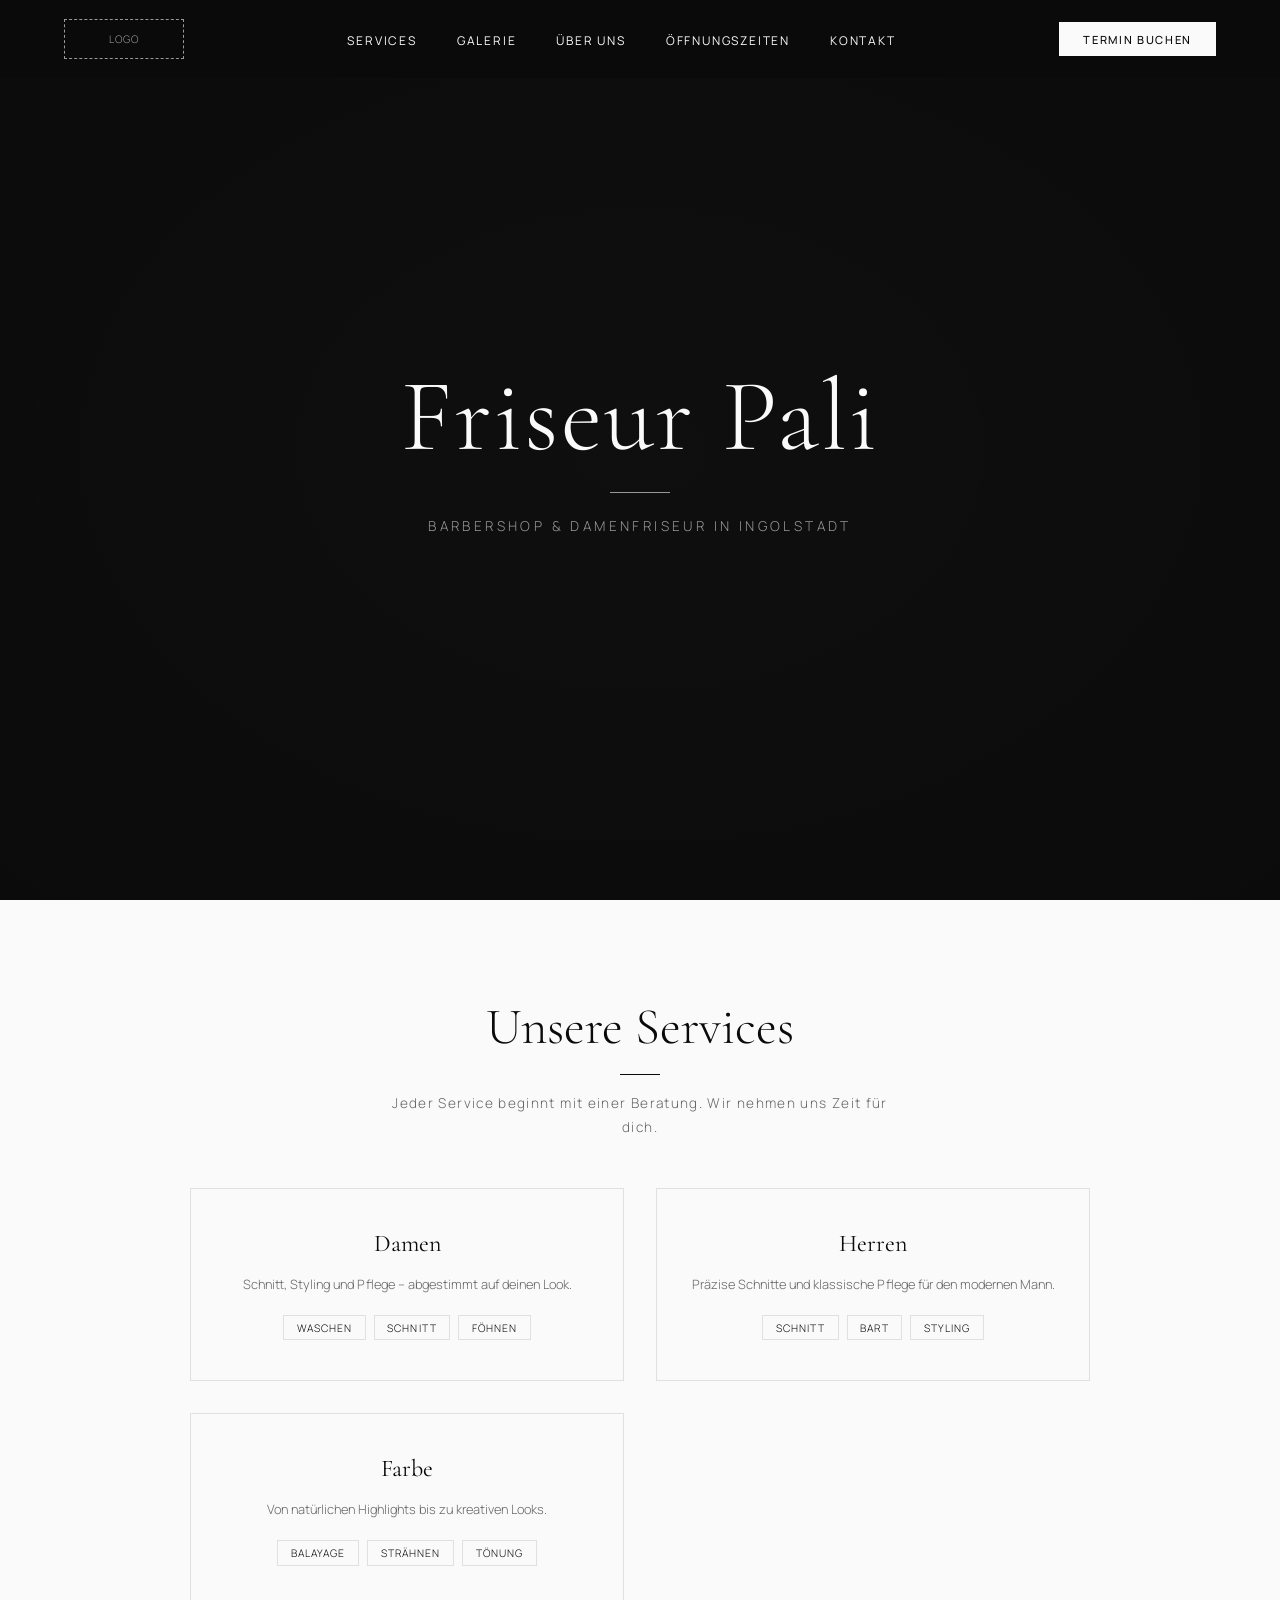
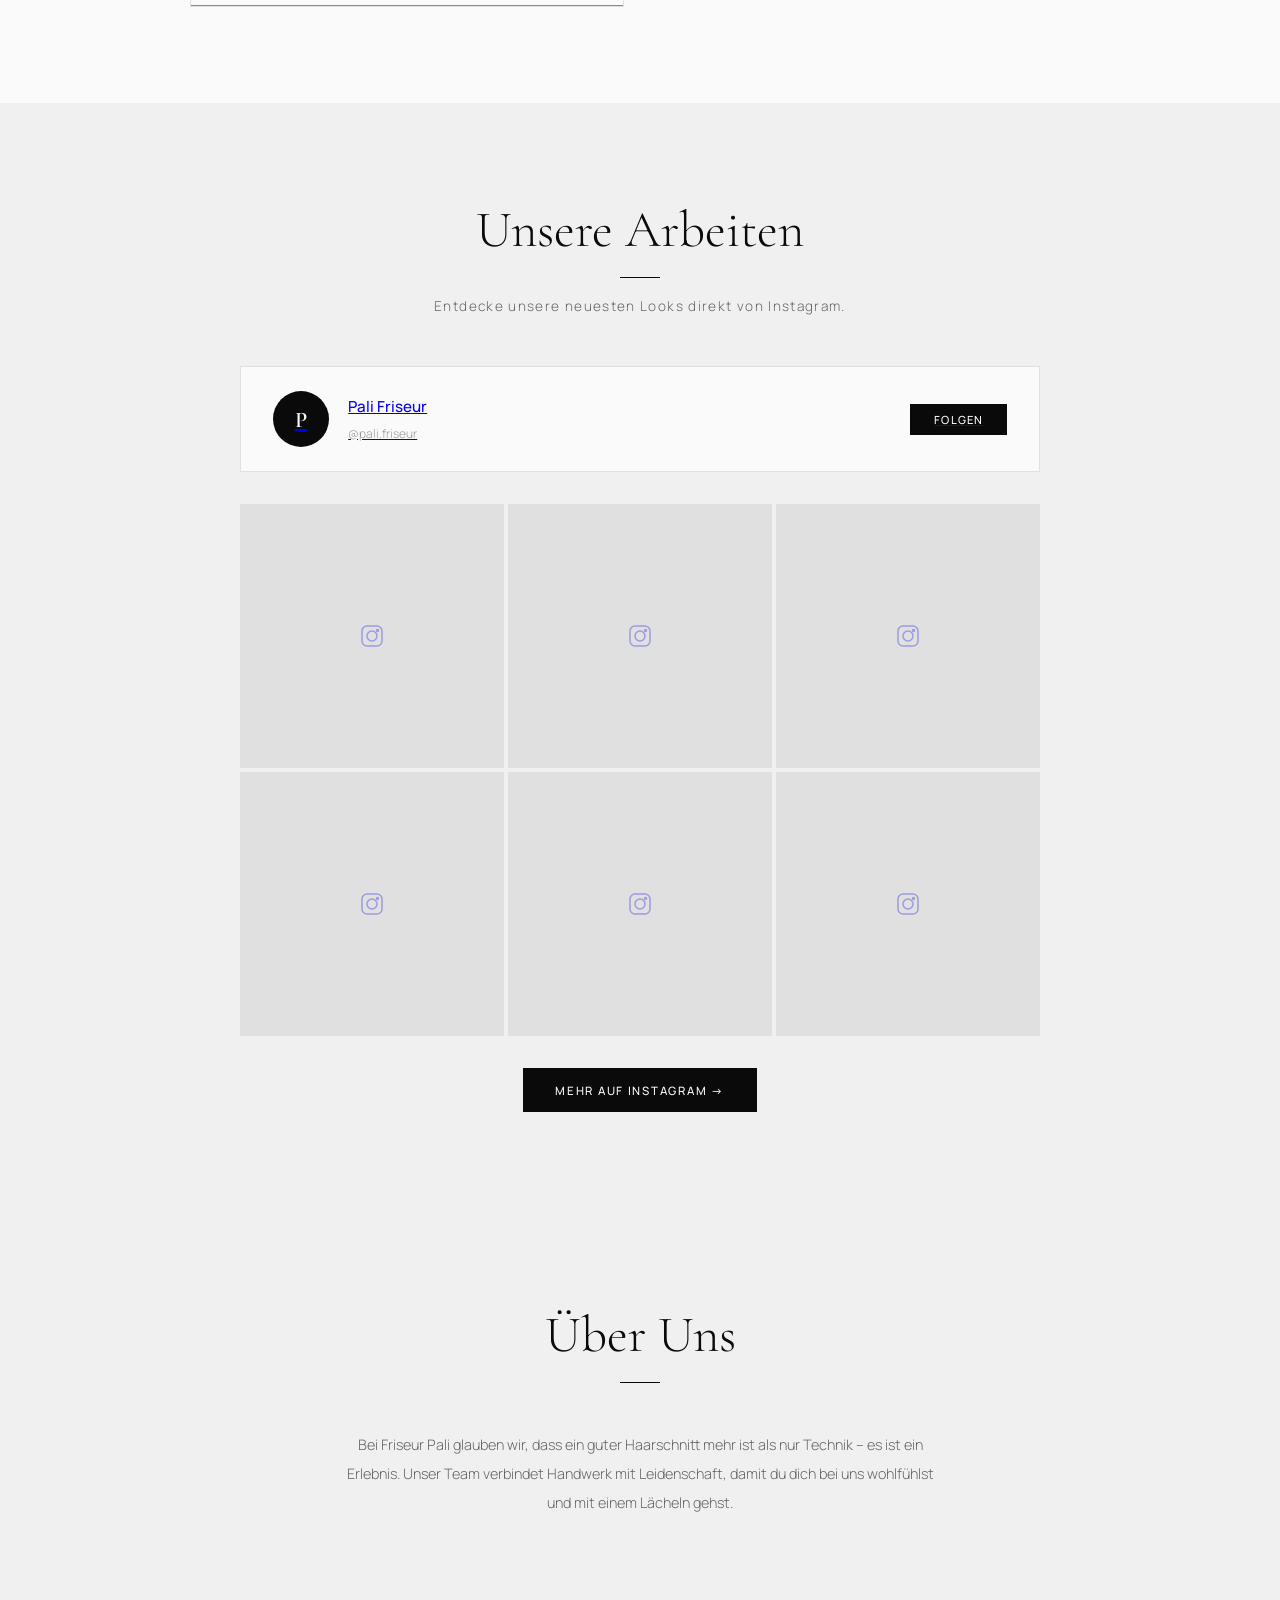
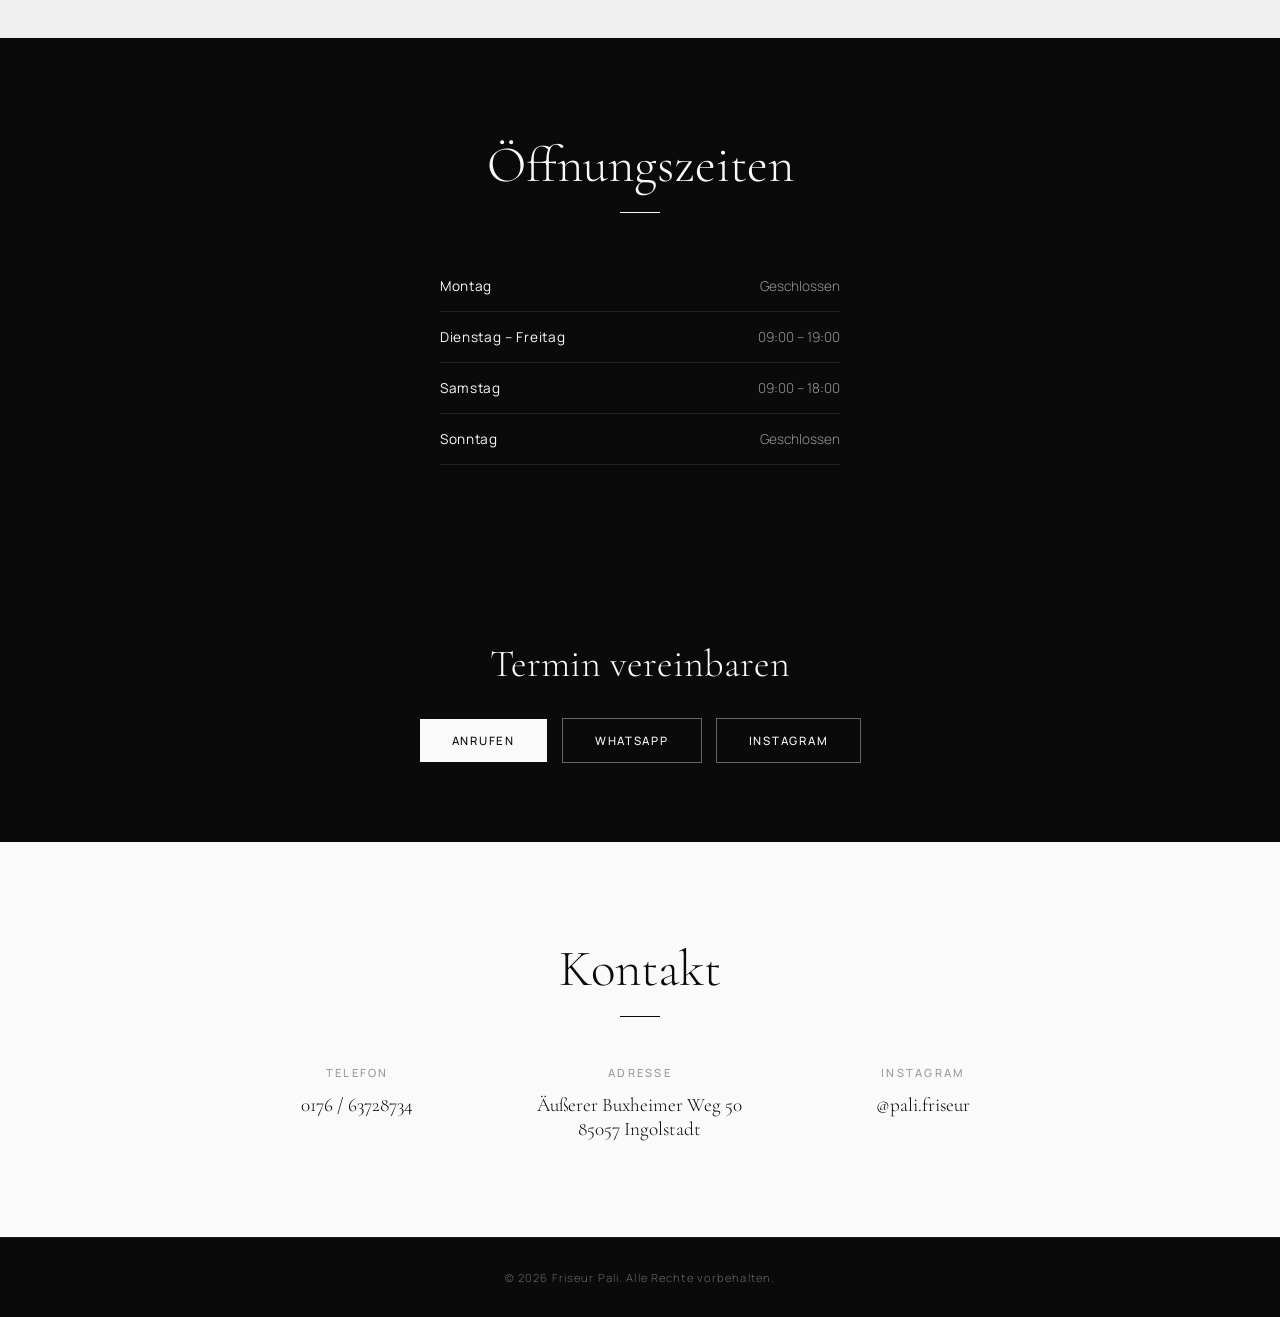
<file: friseur-pali.html>
<!DOCTYPE html>
<html lang="de">
<head>
  <meta charset="UTF-8">
  <meta name="viewport" content="width=device-width, initial-scale=1.0">
  <title>Friseur Pali</title>
  <link rel="preconnect" href="https://fonts.googleapis.com">
  <link href="https://fonts.googleapis.com/css2?family=Cormorant+Garamond:ital,wght@0,300;0,400;0,600;1,300;1,400&family=Manrope:wght@300;400;500;600&display=swap" rel="stylesheet">
  <style>
    *, *::before, *::after { margin: 0; padding: 0; box-sizing: border-box; }

    :root {
      --black: #0a0a0a;
      --white: #fafafa;
      --gray-100: #f0f0f0;
      --gray-200: #e0e0e0;
      --gray-400: #999;
      --gray-600: #666;
      --font-display: 'Cormorant Garamond', serif;
      --font-body: 'Manrope', sans-serif;
    }

    html { scroll-behavior: smooth; }

    body {
      font-family: var(--font-body);
      background: var(--white);
      color: var(--black);
      font-weight: 300;
      overflow-x: hidden;
    }

    /* NAV */
    nav {
      position: fixed;
      top: 0; left: 0; right: 0;
      z-index: 100;
      display: flex;
      justify-content: space-between;
      align-items: center;
      padding: 1.2rem 4rem;
      background: var(--black);
    }

    .nav-logo {
      width: 120px;
      height: 40px;
      border: 1px dashed var(--gray-400);
      display: flex;
      align-items: center;
      justify-content: center;
      color: var(--gray-400);
      font-family: var(--font-body);
      font-size: 0.65rem;
      letter-spacing: 0.1em;
      text-transform: uppercase;
    }

    .nav-links {
      display: flex;
      gap: 2.5rem;
      list-style: none;
    }

    .nav-links a {
      color: var(--white);
      text-decoration: none;
      font-size: 0.75rem;
      letter-spacing: 0.15em;
      text-transform: uppercase;
      font-weight: 400;
      position: relative;
      transition: opacity 0.3s;
    }

    .nav-links a::after {
      content: '';
      position: absolute;
      bottom: -4px; left: 0;
      width: 0; height: 1px;
      background: var(--white);
      transition: width 0.3s;
    }

    .nav-links a:hover::after { width: 100%; }
    .nav-links a:hover { opacity: 0.8; }

    .nav-cta {
      color: var(--black) !important;
      background: var(--white);
      padding: 0.6rem 1.5rem;
      font-size: 0.7rem !important;
      letter-spacing: 0.15em;
      text-transform: uppercase;
      text-decoration: none;
      font-family: var(--font-body);
      font-weight: 500;
      transition: background 0.3s, color 0.3s, outline 0.3s;
    }

    .nav-cta:hover {
      background: transparent;
      color: var(--white) !important;
      outline: 1px solid var(--white);
    }

    .hamburger {
      display: none;
      flex-direction: column;
      gap: 5px;
      cursor: pointer;
      z-index: 200;
      background: none;
      border: none;
    }
    .hamburger span {
      width: 24px; height: 1.5px;
      background: var(--white);
      transition: 0.3s;
    }

    /* HERO */
    .hero {
      height: 100vh;
      display: flex;
      flex-direction: column;
      justify-content: center;
      align-items: center;
      text-align: center;
      background: var(--black);
      color: var(--white);
      position: relative;
      overflow: hidden;
    }

    .hero::before {
      content: '';
      position: absolute;
      top: -50%; left: -50%;
      width: 200%; height: 200%;
      background: radial-gradient(ellipse at center, rgba(255,255,255,0.02) 0%, transparent 70%);
      animation: heroGlow 8s ease-in-out infinite alternate;
    }

    @keyframes heroGlow {
      0% { transform: translate(0, 0); }
      100% { transform: translate(5%, 5%); }
    }

    .hero-content { position: relative; z-index: 1; }

    .hero h1 {
      font-family: var(--font-display);
      font-size: clamp(3.5rem, 8vw, 8rem);
      font-weight: 300;
      letter-spacing: 0.02em;
      line-height: 1;
      margin-bottom: 1.5rem;
      animation: fadeUp 1s ease-out;
    }

    .hero-line {
      width: 60px; height: 1px;
      background: var(--gray-400);
      margin: 0 auto 1.5rem;
      animation: fadeUp 1s ease-out 0.2s both;
    }

    .hero p {
      font-size: 0.85rem;
      letter-spacing: 0.25em;
      text-transform: uppercase;
      color: var(--gray-400);
      font-weight: 300;
      animation: fadeUp 1s ease-out 0.4s both;
    }

    @keyframes fadeUp {
      from { opacity: 0; transform: translateY(30px); }
      to { opacity: 1; transform: translateY(0); }
    }

    /* SECTIONS */
    section { padding: 6rem 4rem; }

    .section-title {
      font-family: var(--font-display);
      font-size: clamp(2rem, 4vw, 3.5rem);
      font-weight: 300;
      text-align: center;
      margin-bottom: 1rem;
    }

    .section-line {
      width: 40px; height: 1px;
      background: var(--black);
      margin: 0 auto 3rem;
    }

    /* SERVICES */
    #services { background: var(--white); }

    .services-subtitle {
      text-align: center;
      color: var(--gray-600);
      font-size: 0.85rem;
      letter-spacing: 0.1em;
      max-width: 500px;
      margin: -2rem auto 3rem;
      line-height: 1.8;
    }

    .services-grid {
      display: grid;
      grid-template-columns: repeat(auto-fit, minmax(280px, 1fr));
      gap: 2rem;
      max-width: 900px;
      margin: 0 auto;
    }

    .service-card {
      border: 1px solid var(--gray-200);
      padding: 2.5rem 2rem;
      text-align: center;
      transition: all 0.4s;
      position: relative;
      overflow: hidden;
    }

    .service-card::before {
      content: '';
      position: absolute;
      top: 0; left: 0;
      width: 100%; height: 100%;
      background: var(--black);
      transform: translateY(100%);
      transition: transform 0.4s;
      z-index: 0;
    }

    .service-card:hover::before { transform: translateY(0); }
    .service-card:hover { color: var(--white); border-color: var(--black); }

    .service-card h3, .service-card p, .service-card .service-tags {
      position: relative; z-index: 1;
    }

    .service-card h3 {
      font-family: var(--font-display);
      font-size: 1.5rem;
      font-weight: 400;
      margin-bottom: 1rem;
    }

    .service-card p {
      font-size: 0.8rem;
      color: var(--gray-600);
      line-height: 1.7;
      margin-bottom: 1.2rem;
      transition: color 0.4s;
    }

    .service-card:hover p { color: var(--gray-400); }

    .service-tags {
      display: flex;
      gap: 0.5rem;
      justify-content: center;
      flex-wrap: wrap;
    }

    .service-tags span {
      font-size: 0.65rem;
      letter-spacing: 0.1em;
      text-transform: uppercase;
      padding: 0.3rem 0.8rem;
      border: 1px solid var(--gray-200);
      transition: border-color 0.4s;
    }

    .service-card:hover .service-tags span { border-color: var(--gray-600); }

    /* GALLERY */
    #gallery { background: var(--gray-100); }

    .gallery-subtitle {
      text-align: center;
      color: var(--gray-600);
      font-size: 0.85rem;
      letter-spacing: 0.1em;
      max-width: 500px;
      margin: -2rem auto 3rem;
      line-height: 1.8;
    }

    .insta-embed {
      max-width: 800px;
      margin: 0 auto;
      text-align: center;
    }

    .insta-profile {
      display: flex;
      align-items: center;
      justify-content: center;
      gap: 1.2rem;
      padding: 1.5rem 2rem;
      background: var(--white);
      border: 1px solid var(--gray-200);
      margin-bottom: 2rem;
    }

    .insta-avatar {
      width: 56px; height: 56px;
      border-radius: 50%;
      background: var(--black);
      display: flex;
      align-items: center;
      justify-content: center;
      color: var(--white);
      font-family: var(--font-display);
      font-size: 1.4rem;
      font-weight: 600;
      flex-shrink: 0;
    }

    .insta-info { text-align: left; }

    .insta-info strong {
      font-size: 0.95rem;
      font-weight: 500;
      display: block;
      margin-bottom: 0.2rem;
    }

    .insta-info span {
      font-size: 0.75rem;
      color: var(--gray-400);
    }

    .insta-follow {
      margin-left: auto;
      padding: 0.5rem 1.5rem;
      background: var(--black);
      color: var(--white);
      font-size: 0.7rem;
      letter-spacing: 0.1em;
      text-transform: uppercase;
      text-decoration: none;
      font-family: var(--font-body);
      font-weight: 500;
      transition: opacity 0.3s;
    }

    .insta-follow:hover { opacity: 0.8; }

    .insta-grid {
      display: grid;
      grid-template-columns: repeat(3, 1fr);
      gap: 4px;
    }

    .insta-grid-item {
      aspect-ratio: 1;
      background: var(--gray-200);
      display: flex;
      align-items: center;
      justify-content: center;
      position: relative;
      overflow: hidden;
      transition: opacity 0.3s;
      cursor: pointer;
    }

    .insta-grid-item:hover { opacity: 0.8; }

    .insta-grid-item svg {
      width: 24px; height: 24px;
      opacity: 0.3;
    }

    .insta-cta {
      margin-top: 2rem;
      display: inline-block;
    }

    .insta-cta a {
      display: inline-flex;
      align-items: center;
      gap: 0.5rem;
      padding: 0.9rem 2rem;
      background: var(--black);
      color: var(--white);
      font-size: 0.72rem;
      letter-spacing: 0.15em;
      text-transform: uppercase;
      text-decoration: none;
      font-family: var(--font-body);
      font-weight: 500;
      transition: opacity 0.3s;
    }

    .insta-cta a:hover { opacity: 0.8; }

    /* ABOUT */
    #about { background: var(--gray-100); }

    .about-content {
      max-width: 600px;
      margin: 0 auto;
      text-align: center;
    }

    .about-content p {
      font-size: 0.9rem;
      line-height: 2;
      color: var(--gray-600);
      margin-bottom: 1.5rem;
    }

    /* HOURS */
    #hours { background: var(--black); color: var(--white); }
    #hours .section-line { background: var(--white); }

    .hours-grid {
      max-width: 400px;
      margin: 0 auto;
    }

    .hours-row {
      display: flex;
      justify-content: space-between;
      padding: 1rem 0;
      border-bottom: 1px solid rgba(255,255,255,0.1);
      font-size: 0.85rem;
    }

    .hours-row .day { font-weight: 400; letter-spacing: 0.05em; }
    .hours-row .time { color: var(--gray-400); }

    /* CONTACT */
    #contact { background: var(--white); }

    .contact-grid {
      display: grid;
      grid-template-columns: repeat(auto-fit, minmax(200px, 1fr));
      gap: 3rem;
      max-width: 800px;
      margin: 0 auto;
      text-align: center;
    }

    .contact-item h4 {
      font-size: 0.7rem;
      letter-spacing: 0.2em;
      text-transform: uppercase;
      color: var(--gray-400);
      margin-bottom: 0.8rem;
      font-weight: 500;
    }

    .contact-item p, .contact-item a {
      font-family: var(--font-display);
      font-size: 1.2rem;
      color: var(--black);
      text-decoration: none;
      transition: opacity 0.3s;
    }

    .contact-item a:hover { opacity: 0.6; }

    /* BOOKING */
    .booking-section {
      background: var(--black);
      color: var(--white);
      text-align: center;
      padding: 5rem 4rem;
    }

    .booking-section h2 {
      font-family: var(--font-display);
      font-size: clamp(1.8rem, 3vw, 2.8rem);
      font-weight: 300;
      margin-bottom: 1.5rem;
    }

    .booking-buttons {
      display: flex;
      gap: 1rem;
      justify-content: center;
      flex-wrap: wrap;
      margin-top: 2rem;
    }

    .btn {
      display: inline-flex;
      align-items: center;
      gap: 0.5rem;
      padding: 0.9rem 2rem;
      font-size: 0.72rem;
      letter-spacing: 0.15em;
      text-transform: uppercase;
      text-decoration: none;
      font-family: var(--font-body);
      font-weight: 500;
      transition: all 0.3s;
      cursor: pointer;
      border: none;
    }

    .btn-white { background: var(--white); color: var(--black); }
    .btn-white:hover {
      background: transparent;
      color: var(--white);
      outline: 1px solid var(--white);
    }

    .btn-outline {
      background: transparent;
      color: var(--white);
      outline: 1px solid var(--gray-600);
    }
    .btn-outline:hover { outline-color: var(--white); }

    /* FOOTER */
    footer {
      background: var(--black);
      color: var(--gray-600);
      text-align: center;
      padding: 2rem 4rem;
      font-size: 0.7rem;
      letter-spacing: 0.1em;
      border-top: 1px solid rgba(255,255,255,0.08);
    }

    /* SCROLL REVEAL */
    .reveal {
      opacity: 0;
      transform: translateY(40px);
      transition: opacity 0.8s, transform 0.8s;
    }
    .reveal.visible { opacity: 1; transform: translateY(0); }

    /* MOBILE */
    @media (max-width: 768px) {
      nav { padding: 1rem 1.5rem; }
      .hamburger { display: flex; }
      .nav-links {
        position: fixed;
        top: 0; right: -100%;
        width: 70%; height: 100vh;
        background: var(--black);
        flex-direction: column;
        justify-content: center;
        align-items: center;
        gap: 2rem;
        transition: right 0.4s;
      }
      .nav-links.open { right: 0; }
      .nav-cta { margin-top: 1rem; }
      section { padding: 4rem 1.5rem; }
      .booking-section { padding: 4rem 1.5rem; }
    }
  </style>
</head>
<body>

  <nav>
    <div class="nav-logo">LOGO</div>
    <ul class="nav-links" id="navLinks">
      <li><a href="#services">Services</a></li>
      <li><a href="#gallery">Galerie</a></li>
      <li><a href="#about">Über uns</a></li>
      <li><a href="#hours">Öffnungszeiten</a></li>
      <li><a href="#contact">Kontakt</a></li>
    </ul>
    <a href="#booking" class="nav-cta">Termin buchen</a>
    <button class="hamburger" onclick="document.getElementById('navLinks').classList.toggle('open')">
      <span></span><span></span><span></span>
    </button>
  </nav>

  <section class="hero">
    <div class="hero-content">
      <h1>Friseur Pali</h1>
      <div class="hero-line"></div>
      <p>Barbershop &amp; Damenfriseur in Ingolstadt</p>
    </div>
  </section>

  <section id="services">
    <h2 class="section-title reveal">Unsere Services</h2>
    <div class="section-line reveal"></div>
    <p class="services-subtitle reveal">Jeder Service beginnt mit einer Beratung. Wir nehmen uns Zeit für dich.</p>
    <div class="services-grid">
      <div class="service-card reveal">
        <h3>Damen</h3>
        <p>Schnitt, Styling und Pflege – abgestimmt auf deinen Look.</p>
        <div class="service-tags"><span>Waschen</span><span>Schnitt</span><span>Föhnen</span></div>
      </div>
      <div class="service-card reveal">
        <h3>Herren</h3>
        <p>Präzise Schnitte und klassische Pflege für den modernen Mann.</p>
        <div class="service-tags"><span>Schnitt</span><span>Bart</span><span>Styling</span></div>
      </div>
      <div class="service-card reveal">
        <h3>Farbe</h3>
        <p>Von natürlichen Highlights bis zu kreativen Looks.</p>
        <div class="service-tags"><span>Balayage</span><span>Strähnen</span><span>Tönung</span></div>
      </div>
    </div>
  </section>

  <!-- GALLERY -->
  <section id="gallery">
    <h2 class="section-title reveal">Unsere Arbeiten</h2>
    <div class="section-line reveal"></div>
    <p class="gallery-subtitle reveal">Entdecke unsere neuesten Looks direkt von Instagram.</p>
    <div class="insta-embed reveal">
      <a href="https://instagram.com/pali.friseur" target="_blank" class="insta-profile">
        <div class="insta-avatar">P</div>
        <div class="insta-info">
          <strong>Pali Friseur</strong>
          <span>@pali.friseur</span>
        </div>
        <span class="insta-follow">Folgen</span>
      </a>
      <div class="insta-grid">
        <a href="https://instagram.com/pali.friseur" target="_blank" class="insta-grid-item"><svg xmlns="http://www.w3.org/2000/svg" viewBox="0 0 24 24" fill="none" stroke="currentColor" stroke-width="1.5"><rect x="2" y="2" width="20" height="20" rx="5"/><circle cx="12" cy="12" r="5"/><circle cx="17.5" cy="6.5" r="1"/></svg></a>
        <a href="https://instagram.com/pali.friseur" target="_blank" class="insta-grid-item"><svg xmlns="http://www.w3.org/2000/svg" viewBox="0 0 24 24" fill="none" stroke="currentColor" stroke-width="1.5"><rect x="2" y="2" width="20" height="20" rx="5"/><circle cx="12" cy="12" r="5"/><circle cx="17.5" cy="6.5" r="1"/></svg></a>
        <a href="https://instagram.com/pali.friseur" target="_blank" class="insta-grid-item"><svg xmlns="http://www.w3.org/2000/svg" viewBox="0 0 24 24" fill="none" stroke="currentColor" stroke-width="1.5"><rect x="2" y="2" width="20" height="20" rx="5"/><circle cx="12" cy="12" r="5"/><circle cx="17.5" cy="6.5" r="1"/></svg></a>
        <a href="https://instagram.com/pali.friseur" target="_blank" class="insta-grid-item"><svg xmlns="http://www.w3.org/2000/svg" viewBox="0 0 24 24" fill="none" stroke="currentColor" stroke-width="1.5"><rect x="2" y="2" width="20" height="20" rx="5"/><circle cx="12" cy="12" r="5"/><circle cx="17.5" cy="6.5" r="1"/></svg></a>
        <a href="https://instagram.com/pali.friseur" target="_blank" class="insta-grid-item"><svg xmlns="http://www.w3.org/2000/svg" viewBox="0 0 24 24" fill="none" stroke="currentColor" stroke-width="1.5"><rect x="2" y="2" width="20" height="20" rx="5"/><circle cx="12" cy="12" r="5"/><circle cx="17.5" cy="6.5" r="1"/></svg></a>
        <a href="https://instagram.com/pali.friseur" target="_blank" class="insta-grid-item"><svg xmlns="http://www.w3.org/2000/svg" viewBox="0 0 24 24" fill="none" stroke="currentColor" stroke-width="1.5"><rect x="2" y="2" width="20" height="20" rx="5"/><circle cx="12" cy="12" r="5"/><circle cx="17.5" cy="6.5" r="1"/></svg></a>
      </div>
      <div class="insta-cta">
        <a href="https://instagram.com/pali.friseur" target="_blank">Mehr auf Instagram →</a>
      </div>
    </div>
  </section>

  <section id="about">
    <h2 class="section-title reveal">Über Uns</h2>
    <div class="section-line reveal"></div>
    <div class="about-content reveal">
      <p>Bei Friseur Pali glauben wir, dass ein guter Haarschnitt mehr ist als nur Technik – es ist ein Erlebnis. Unser Team verbindet Handwerk mit Leidenschaft, damit du dich bei uns wohlfühlst und mit einem Lächeln gehst.</p>
    </div>
  </section>

  <section id="hours">
    <h2 class="section-title reveal">Öffnungszeiten</h2>
    <div class="section-line reveal"></div>
    <div class="hours-grid reveal">
      <div class="hours-row"><span class="day">Montag</span><span class="time">Geschlossen</span></div>
      <div class="hours-row"><span class="day">Dienstag – Freitag</span><span class="time">09:00 – 19:00</span></div>
      <div class="hours-row"><span class="day">Samstag</span><span class="time">09:00 – 18:00</span></div>
      <div class="hours-row"><span class="day">Sonntag</span><span class="time">Geschlossen</span></div>
    </div>
  </section>

  <section class="booking-section" id="booking">
    <h2 class="reveal">Termin vereinbaren</h2>
    <div class="booking-buttons reveal">
      <a href="tel:+4917663728734" class="btn btn-white">Anrufen</a>
      <a href="https://wa.me/4917663728734" class="btn btn-outline">WhatsApp</a>
      <a href="https://instagram.com/pali.friseur" class="btn btn-outline">Instagram</a>
    </div>
  </section>

  <section id="contact">
    <h2 class="section-title reveal">Kontakt</h2>
    <div class="section-line reveal"></div>
    <div class="contact-grid reveal">
      <div class="contact-item">
        <h4>Telefon</h4>
        <a href="tel:+4917663728734">0176 / 63728734</a>
      </div>
      <div class="contact-item">
        <h4>Adresse</h4>
        <p>Äußerer Buxheimer Weg 50<br>85057 Ingolstadt</p>
      </div>
      <div class="contact-item">
        <h4>Instagram</h4>
        <a href="https://instagram.com/pali.friseur" target="_blank">@pali.friseur</a>
      </div>
    </div>
  </section>

  <footer>&copy; 2026 Friseur Pali. Alle Rechte vorbehalten.</footer>

  <script>
    const reveals = document.querySelectorAll('.reveal');
    const observer = new IntersectionObserver((entries) => {
      entries.forEach(entry => {
        if (entry.isIntersecting) entry.target.classList.add('visible');
      });
    }, { threshold: 0.15 });
    reveals.forEach(el => observer.observe(el));
  </script>

</body>
</html>
</file>
<file: fonts/fonts.css>
/* Lokal gehostete Schriften (DSGVO: keine Verbindung zu Google-Servern) */
@font-face {
  font-family: 'Cormorant Garamond';
  font-style: italic;
  font-weight: 300;
  font-display: swap;
  src: url(cormorant-garamond-italic.woff2) format('woff2');
  unicode-range: U+0000-00FF, U+0131, U+0152-0153, U+02BB-02BC, U+02C6, U+02DA, U+02DC, U+0304, U+0308, U+0329, U+2000-206F, U+20AC, U+2122, U+2191, U+2193, U+2212, U+2215, U+FEFF, U+FFFD;
}
@font-face {
  font-family: 'Cormorant Garamond';
  font-style: italic;
  font-weight: 400;
  font-display: swap;
  src: url(cormorant-garamond-italic.woff2) format('woff2');
  unicode-range: U+0000-00FF, U+0131, U+0152-0153, U+02BB-02BC, U+02C6, U+02DA, U+02DC, U+0304, U+0308, U+0329, U+2000-206F, U+20AC, U+2122, U+2191, U+2193, U+2212, U+2215, U+FEFF, U+FFFD;
}
@font-face {
  font-family: 'Cormorant Garamond';
  font-style: normal;
  font-weight: 300;
  font-display: swap;
  src: url(cormorant-garamond.woff2) format('woff2');
  unicode-range: U+0000-00FF, U+0131, U+0152-0153, U+02BB-02BC, U+02C6, U+02DA, U+02DC, U+0304, U+0308, U+0329, U+2000-206F, U+20AC, U+2122, U+2191, U+2193, U+2212, U+2215, U+FEFF, U+FFFD;
}
@font-face {
  font-family: 'Cormorant Garamond';
  font-style: normal;
  font-weight: 400;
  font-display: swap;
  src: url(cormorant-garamond.woff2) format('woff2');
  unicode-range: U+0000-00FF, U+0131, U+0152-0153, U+02BB-02BC, U+02C6, U+02DA, U+02DC, U+0304, U+0308, U+0329, U+2000-206F, U+20AC, U+2122, U+2191, U+2193, U+2212, U+2215, U+FEFF, U+FFFD;
}
@font-face {
  font-family: 'Cormorant Garamond';
  font-style: normal;
  font-weight: 600;
  font-display: swap;
  src: url(cormorant-garamond.woff2) format('woff2');
  unicode-range: U+0000-00FF, U+0131, U+0152-0153, U+02BB-02BC, U+02C6, U+02DA, U+02DC, U+0304, U+0308, U+0329, U+2000-206F, U+20AC, U+2122, U+2191, U+2193, U+2212, U+2215, U+FEFF, U+FFFD;
}
@font-face {
  font-family: 'Manrope';
  font-style: normal;
  font-weight: 300;
  font-display: swap;
  src: url(manrope.woff2) format('woff2');
  unicode-range: U+0000-00FF, U+0131, U+0152-0153, U+02BB-02BC, U+02C6, U+02DA, U+02DC, U+0304, U+0308, U+0329, U+2000-206F, U+20AC, U+2122, U+2191, U+2193, U+2212, U+2215, U+FEFF, U+FFFD;
}
@font-face {
  font-family: 'Manrope';
  font-style: normal;
  font-weight: 400;
  font-display: swap;
  src: url(manrope.woff2) format('woff2');
  unicode-range: U+0000-00FF, U+0131, U+0152-0153, U+02BB-02BC, U+02C6, U+02DA, U+02DC, U+0304, U+0308, U+0329, U+2000-206F, U+20AC, U+2122, U+2191, U+2193, U+2212, U+2215, U+FEFF, U+FFFD;
}
@font-face {
  font-family: 'Manrope';
  font-style: normal;
  font-weight: 500;
  font-display: swap;
  src: url(manrope.woff2) format('woff2');
  unicode-range: U+0000-00FF, U+0131, U+0152-0153, U+02BB-02BC, U+02C6, U+02DA, U+02DC, U+0304, U+0308, U+0329, U+2000-206F, U+20AC, U+2122, U+2191, U+2193, U+2212, U+2215, U+FEFF, U+FFFD;
}
@font-face {
  font-family: 'Manrope';
  font-style: normal;
  font-weight: 600;
  font-display: swap;
  src: url(manrope.woff2) format('woff2');
  unicode-range: U+0000-00FF, U+0131, U+0152-0153, U+02BB-02BC, U+02C6, U+02DA, U+02DC, U+0304, U+0308, U+0329, U+2000-206F, U+20AC, U+2122, U+2191, U+2193, U+2212, U+2215, U+FEFF, U+FFFD;
}
</file>
